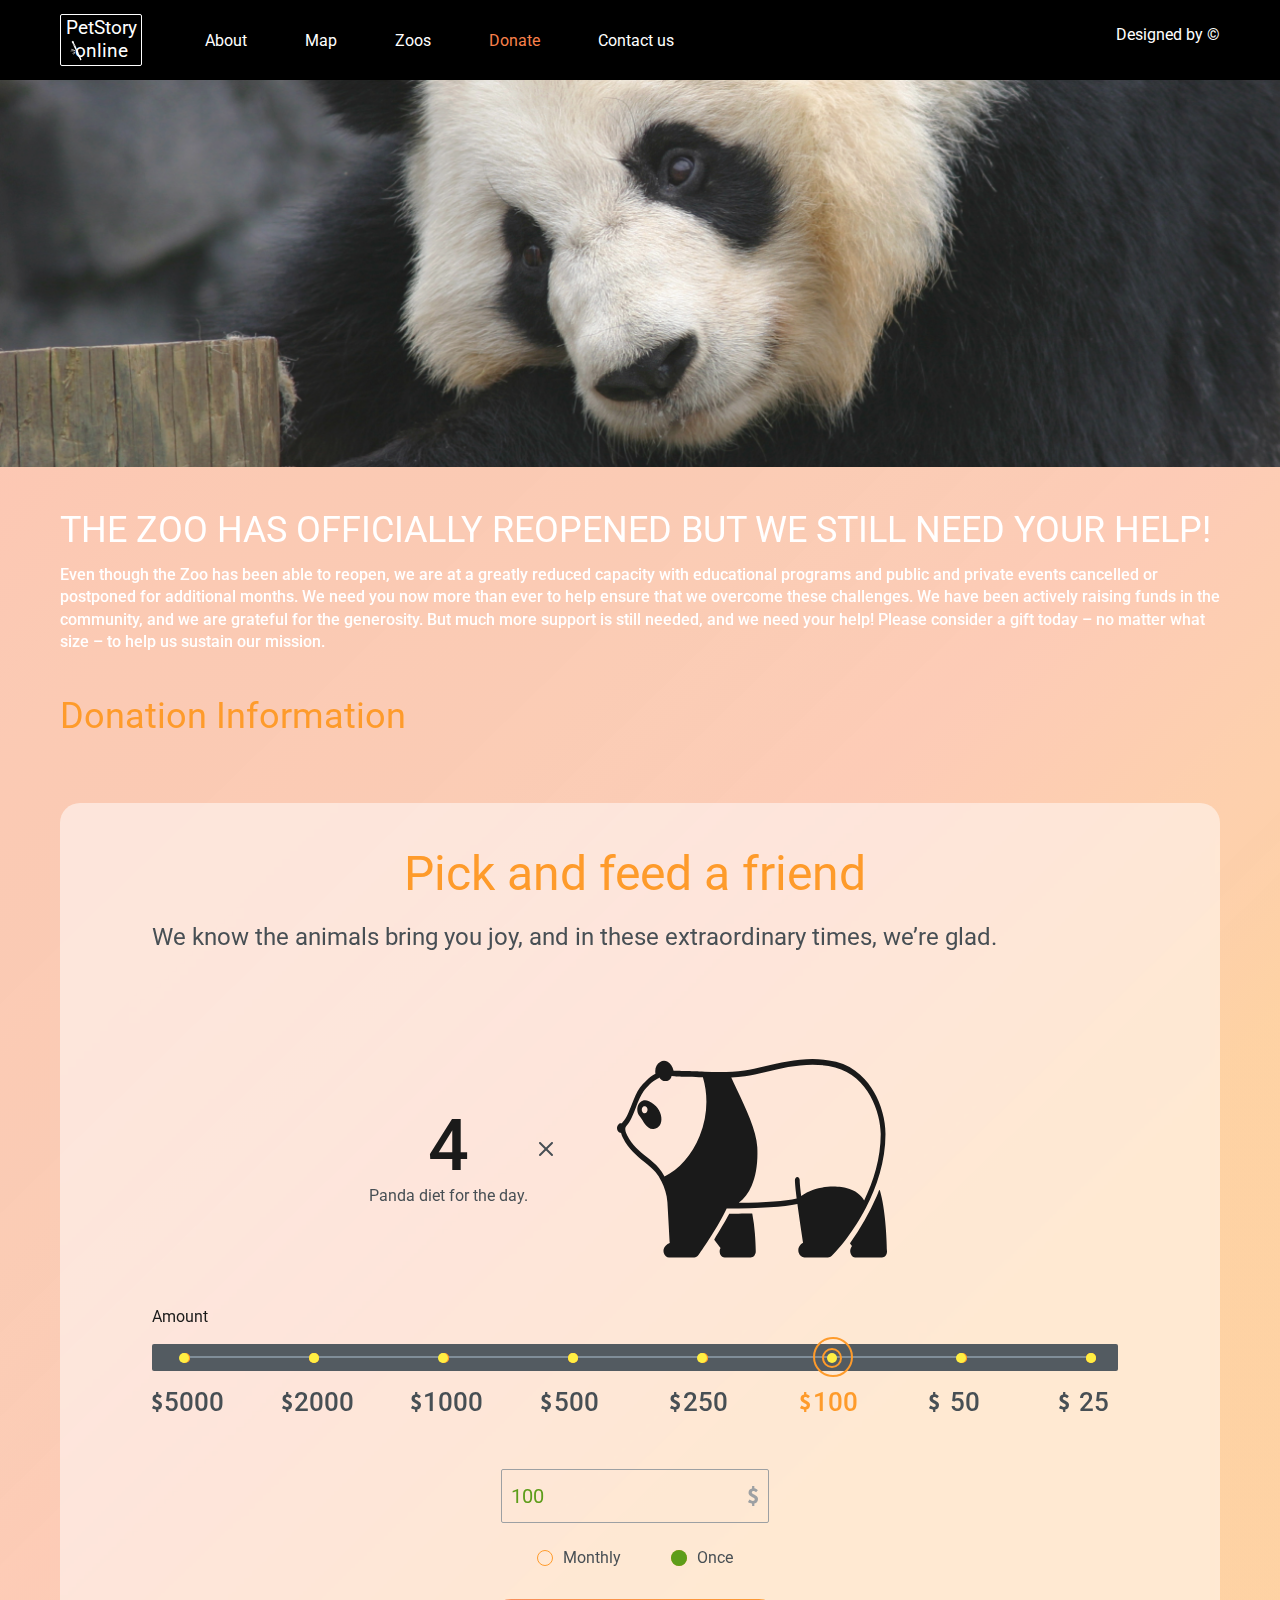
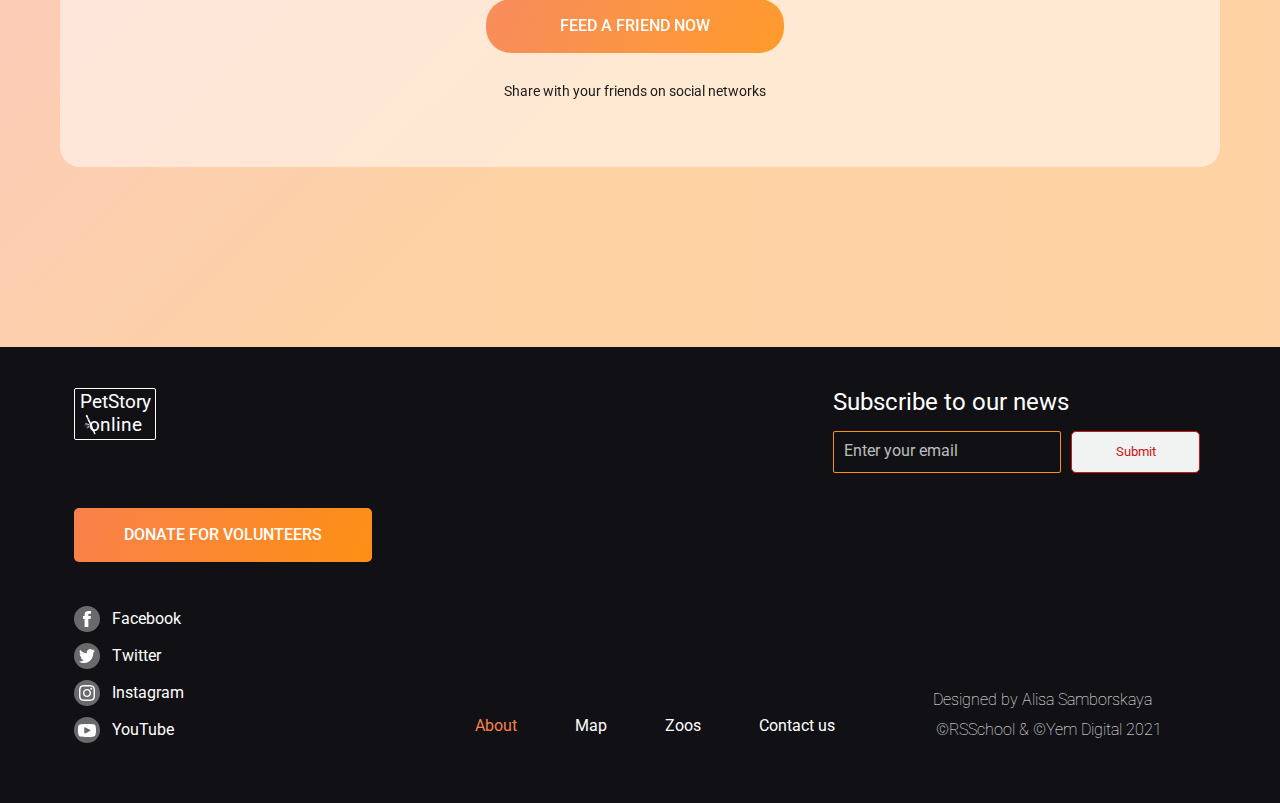
<file: pages/donate/index.html>
<!DOCTYPE html>
<html lang="en">
<head>
	<meta charset="UTF-8">
	<meta http-equiv="X-UA-Compatible" content="IE=edge">
	<meta name="viewport" content="width=device-width, initial-scale=1.0">
	<link rel="stylesheet" href="style.css">
	<title>donate</title>
</head>
<body>
<div class="main-wrapper">
	<div class="shadow">
		<header>
				<div class="header__body __container">
					<a href="../main/index.html" class="link__logo">
						<h1>PetStory online</h1>
						<img src="../../assets/icons/header/bamboo.png" alt="" class = "link__logo-img">
					</a>
					<nav class="header__body-menu menu">
						<ul class="menu__header">
							<a href="../main/index.html" class="link__logo-gold">
								<h1>PetStory online</h1>
								<img src="../../assets/icons/header/bamboo-gold.png" alt="" class = "link__logo-img-gold">
							</a>
							<li class="menu__header-nav">
								<a href="../main/index.html" class="menu__header-link"><span>About</span></a>
							</li>
							<li class="menu__header-nav">
								<a href="" class="menu__header-link"><span>Map</span></a>
							</li>
							<li class="menu__header-nav">
								<a href="" class="menu__header-link"><span>Zoos</span></a>
							</li>
							<li class="menu__header-nav">
								<a href="#" class="main__link"><span>Donate</span></a>
							</li>
							<li class="menu__header-nav">
								<a href="" class="menu__header-link"><span>Contact us</span></a>
							</li>
							<li class="menu__header-nav">
								<a href="https://www.figma.com/file/jfEFwkXVj1WRq7sUHDr8os/PetStory-online" class="menu__header-link"><span>Designed by ©</span></a>
							</li>
						</ul>
					</nav>
					<div class="burger__wrap">
						<span class = "hamburger">
							<span class="hamburger-line"></span>
						</span>
						<a href="https://www.figma.com/file/jfEFwkXVj1WRq7sUHDr8os/PetStory-online" class="header__designed">
							<span>Designed by ©</span>
						</a>
					</div>
				</div>
		</header>
		<main>
				<section class="pickfeed">
					<div class="pickfeed__background"></div>
					<div class="pickfeed__wrapper __container">
						<h2 class="pickfeed__title">THE ZOO HAS OFFICIALLY REOPENED BUT WE STILL NEED YOUR HELP!</h2>
						<p class="pickfeed__text">Even though the Zoo has been able to reopen, we are at a greatly reduced capacity with educational programs and public and private events cancelled or postponed for additional months. We need you now more than ever to help ensure that we overcome these challenges. We have been actively raising funds in the community, and we are grateful for the generosity.  But much more support is still needed, and we need your help! Please consider a gift today – no matter what size – to help us sustain our mission.</p>
						<h3 class="pickfeed__subtitle">Donation Information</h3>
						<div class="pickfeed__donate donate">
							<h2 class="donate__title">Pick and feed a friend</h2>
							<p class="donate__text">We know the animals bring you joy, and in these extraordinary times, we’re glad.</p>
							<div class="donate__panda">
								<div class="donate__panda-info">
									<p class="donate__panda-text1">4</p>
									<p class="donate__panda-text2">Panda diet for the day.</p>
								</div>
								<div class="donate__panda-img">
									<img src="../../assets/images/donate/panda.svg" alt="">
								</div>
							</div>
							<p class="donate__amount">Amount</p>
							<div class="radio__wrap-adaptive">
								<div class="donate__radio radio__main">
									<div class="radio__main-body">
										<div class="radio__main-item">
											<input type="radio" name="cost" id="cost1" class="radio__main-input">
											<label class="radio__main-label" for="cost1">5000</label>
											<span class="radio__main-span"></span>
										</div>
										<div class="radio__main-item">
											<input type="radio" name="cost" id="cost2" class="radio__main-input">
											<label class="radio__main-label" for="cost2">2000</label>
										</div>
										<div class="radio__main-item">
											<input type="radio" name="cost" id="cost3" class="radio__main-input">
											<label class="radio__main-label" for="cost3">1000</label>
										</div>
										<div class="radio__main-item">
											<input type="radio" name="cost" id="cost4" class="radio__main-input">
											<label class="radio__main-label" for="cost4">500</label>
										</div>
										<div class="radio__main-item">
											<input type="radio" name="cost" id="cost5" class="radio__main-input">
											<label class="radio__main-label" for="cost5">250</label>
										</div>
										<div class="radio__main-item">
											<input type="radio" name="cost" id="cost6" class="radio__main-input" checked>
											<label class="radio__main-label" for="cost6">100</label>
										</div>
										<div class="radio__main-item">
											<input type="radio" name="cost" id="cost7" class="radio__main-input">
											<label class="radio__main-label" for="cost7">50</label>
										</div>
										<div class="radio__main-item">
											<input type="radio" name="cost" id="cost8" class="radio__main-input">
											<label class="radio__main-label" for="cost8">25</label>
										</div>
									</div>
								</div>
							</div>
							<div class="donate__form">
									<input type="number" max="9999" class="donate__form-input" value = "100" placeholder="Another amount">
								<div class="radio__mini">
									<div class="radio__mini-wrapper radio__mini-right">
										<input type="radio" name="monthly" id="mini1" class="radio__mini-input">
										<label class="radio__label radio__label-right" for="mini1">Monthly</label>
									</div>
									<div class="radio__mini-wrapper">
										<input type="radio" name="monthly" id="mini2" class="radio__mini-input" checked>
										<label class="radio__label" for="mini2">Once</label>
									</div>
								</div>
							</div>
							<a href="#" class="donate__button button">Feed a friend now</a>
							<p class="donate__last-text">Share with your friends on social networks </p>
						</div>
					</div>
				</section>
		</main>
		<footer>
				<div class="footer">
					<div class="footer__container">
						<div class="footer__body">
							<div class="footer__body-left">
								<a href="../main/index.html" class="footer__body-logo">
									<h2>PetStory online</h2>
									<img src="../../assets/icons/header/bamboo.png" alt="" class = "link__logo-img">
								</a>
								<a href="#" class="footer__button button">donate for volunteers</a>
								<div class="footer__social">
									<a href="https://ru-ru.facebook.com/" class="footer__social-fb">
										<div class="footer__social-wrapper">
											<div class="footer__social-imgwrap">
												<img src="../../assets/icons/social/fb.svg" alt="">
											</div>
											<p>Facebook</p>
										</div>
									</a>
									<a href="https://twitter.com/?lang=ru" class="footer__social-tw">
										<div class="footer__social-wrapper">
											<div class="footer__social-imgwrap"><img src="../../assets/icons/social/tw.svg" alt=""></div>
											<p>Twitter</p>
										</div>
									</a>
									<a href="https://www.instagram.com/" class="footer__social-in">
										<div class="footer__social-wrapper">
											<div class="footer__social-imgwrap"><img src="../../assets/icons/social/inst.svg" alt=""></div>
											<p>Instagram</p>
										</div>
									</a>
									<a href="https://www.youtube.com/?hl=ru&gl=BY" class="footer__social-yt">
										<div class="footer__social-wrapper">
											<div class="footer__social-imgwrap"><img src="../../assets/icons/social/ut.svg" alt=""></div>
											<p>YouTube</p>
										</div>
									</a>
								</div>
							</div>
							<div class="footer__body-center">
								<nav class="footer__body-menu menu">
									<ul class="menu__header-f">
										<li class="menu__header-nav-f">
											<a href="#" class="main__link-f">About</a>
										</li>
										<li class="menu__header-nav-f">
											<a href="" class="menu__header-link-f"><span>Map</span></a>
										</li>
										<li class="menu__header-nav-f">
											<a href="" class="menu__header-link-f"><span>Zoos</span></a>
										</li>
										<li class="menu__header-nav-f">
											<a href="" class="menu__header-link-f"><span>Contact us</span></a>
										</li>
									</ul>
								</nav>
							</div>
							<div class="footer__body-right">
								<form action="#" class="footer__form">
									<h2 class="footer__form-title">Subscribe to our news</h2>
									<input type="email" required class="footer__form-email" placeholder="Enter your email">
									<button type="submit" class="footer__button-sumb">Submit</button>
								</form>
								<div class="footer__body-design">
									<p class="footer__body-text1">Designed by Alisa Samborskaya</p>
									<p class="footer__body-text2">©RSSchool & ©Yem Digital 2021</p>
								</div>
							</div>
						</div>
					</div>
				</div>
		</footer>
	</div>
</div>
<script src="script.js"></script>
</body>
</html>
</file>
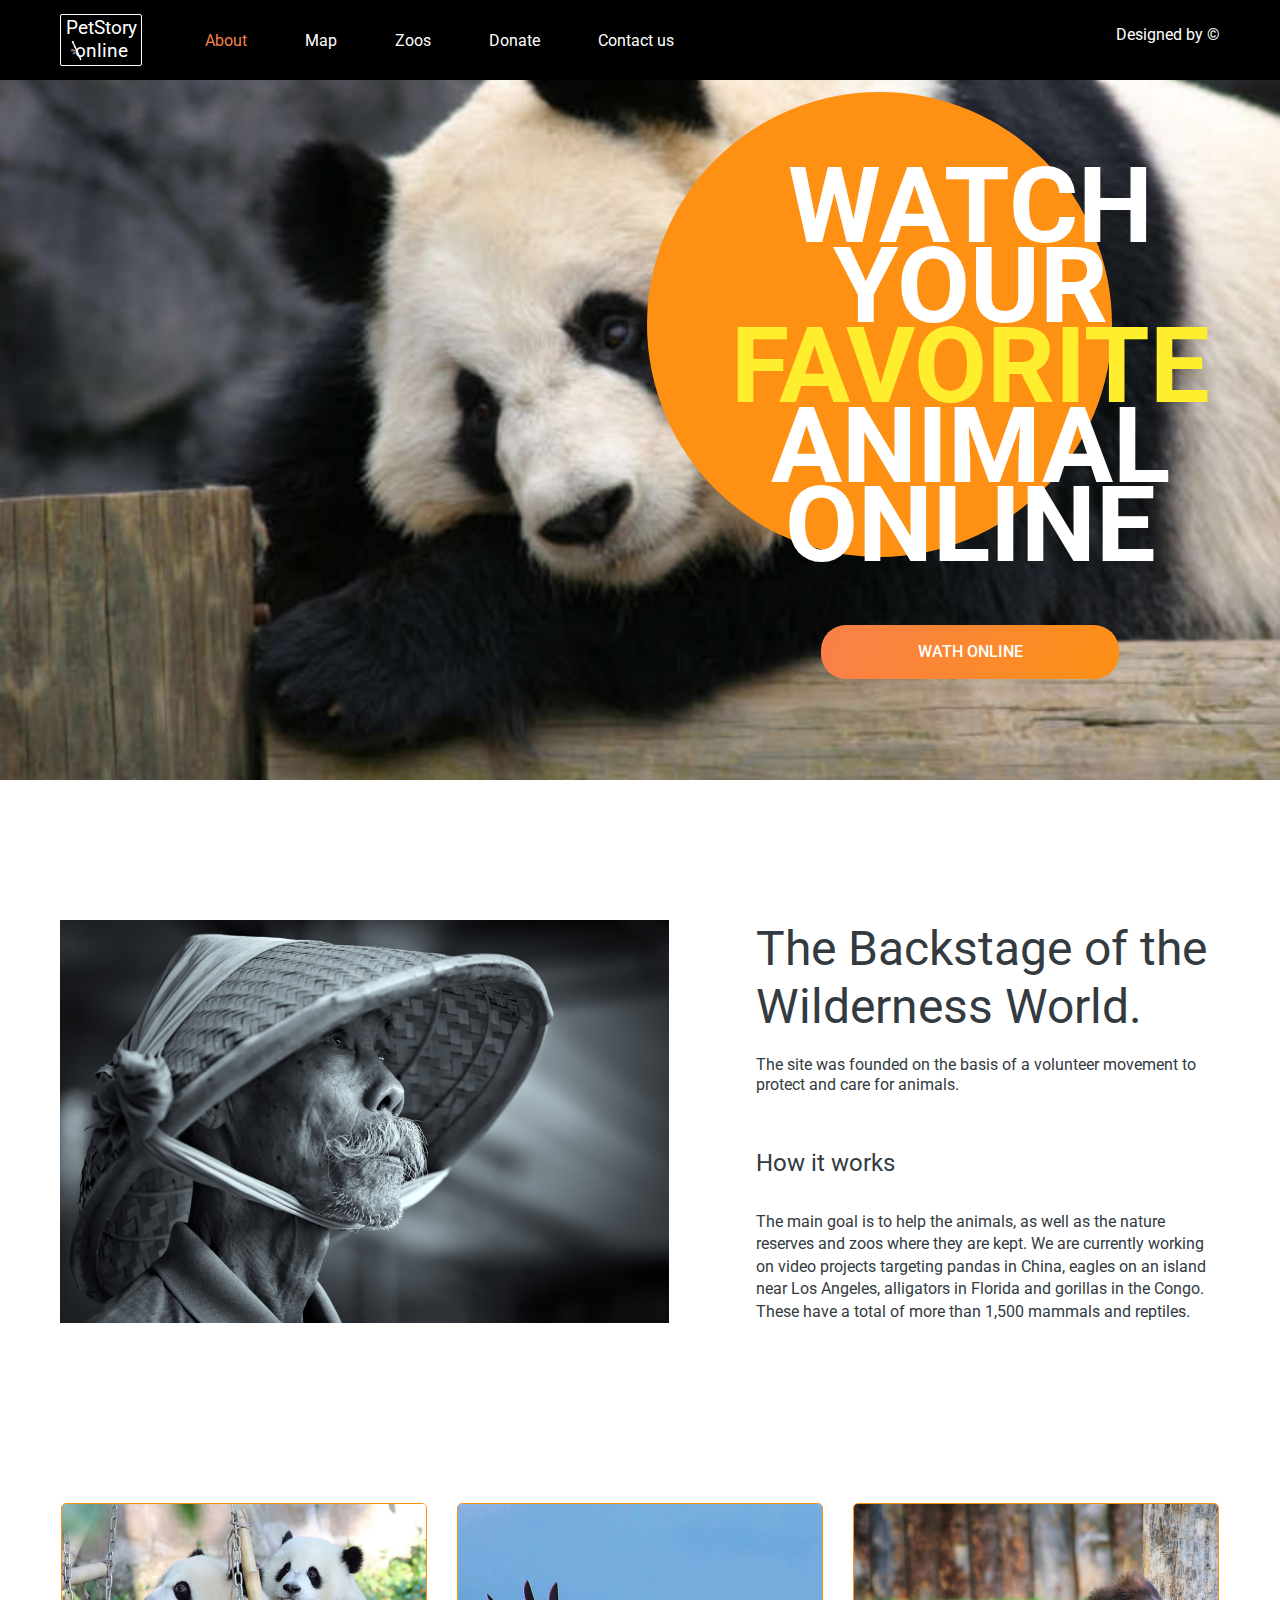
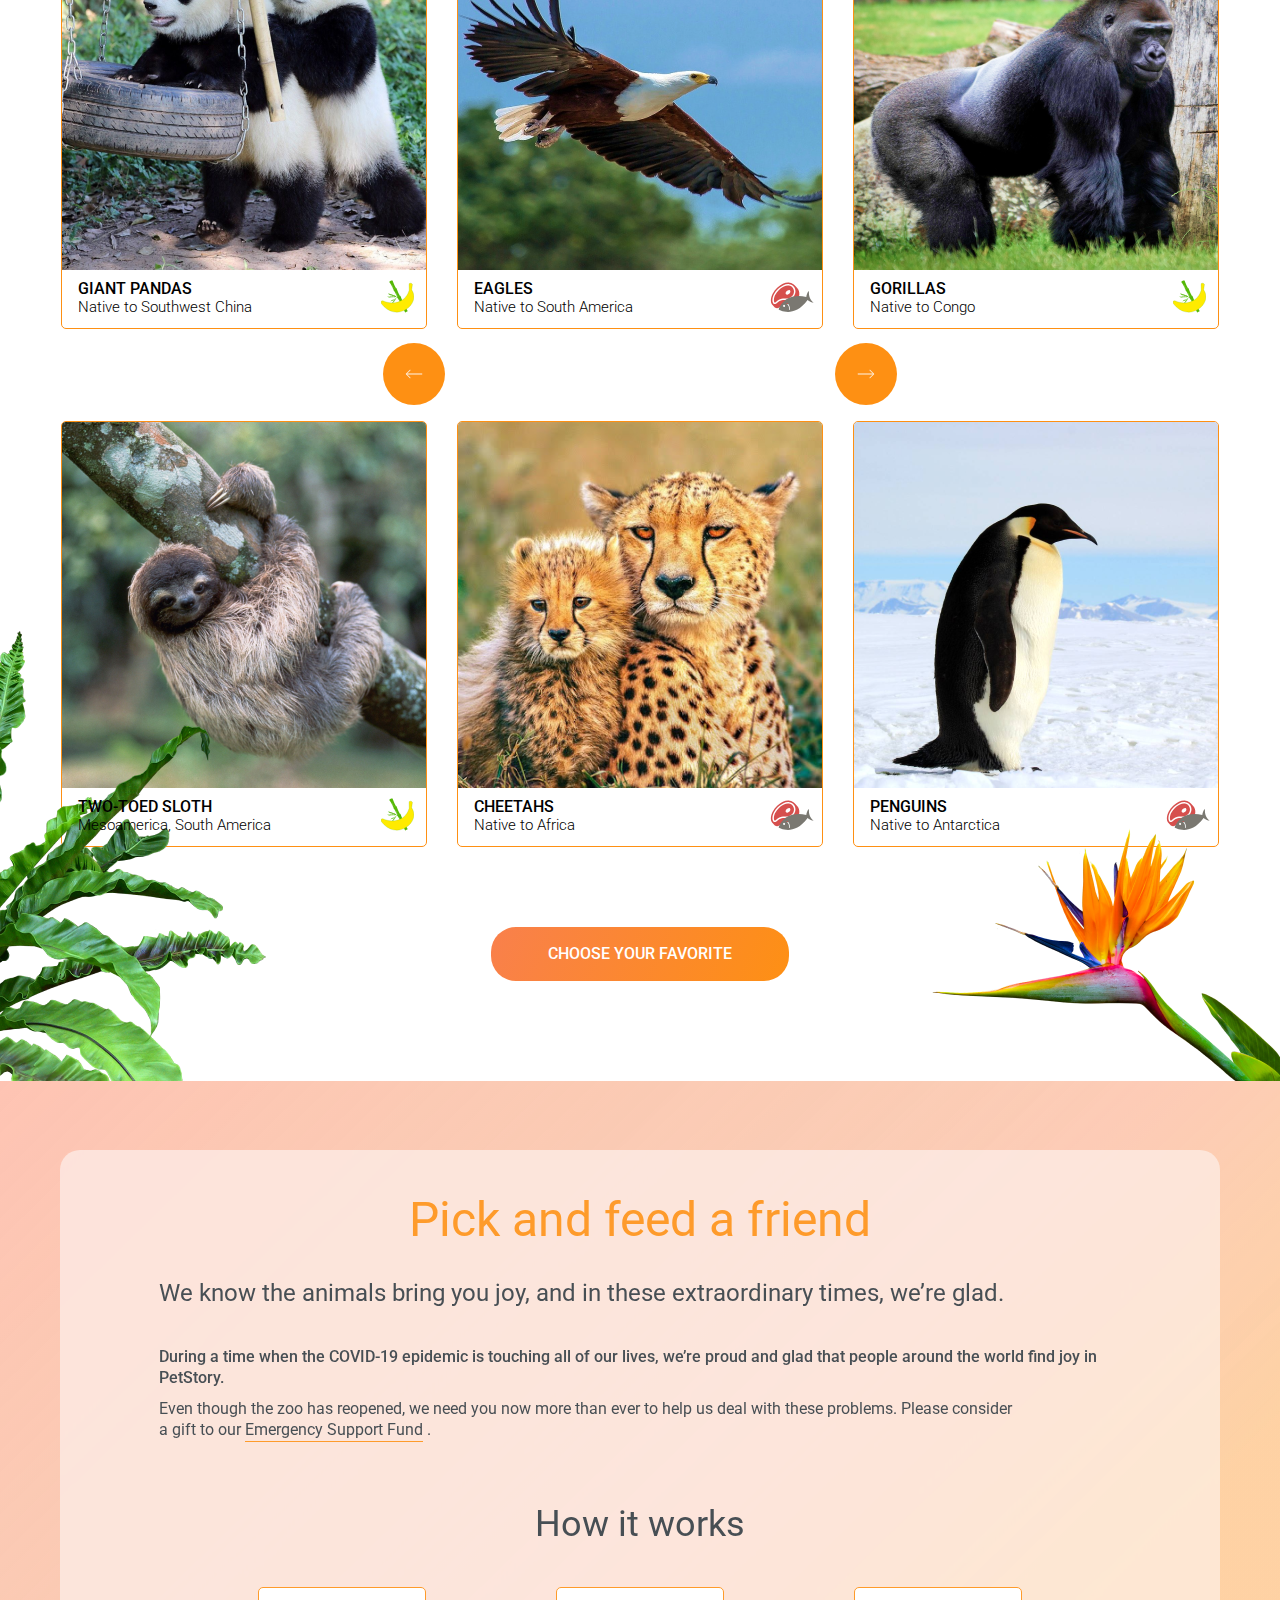
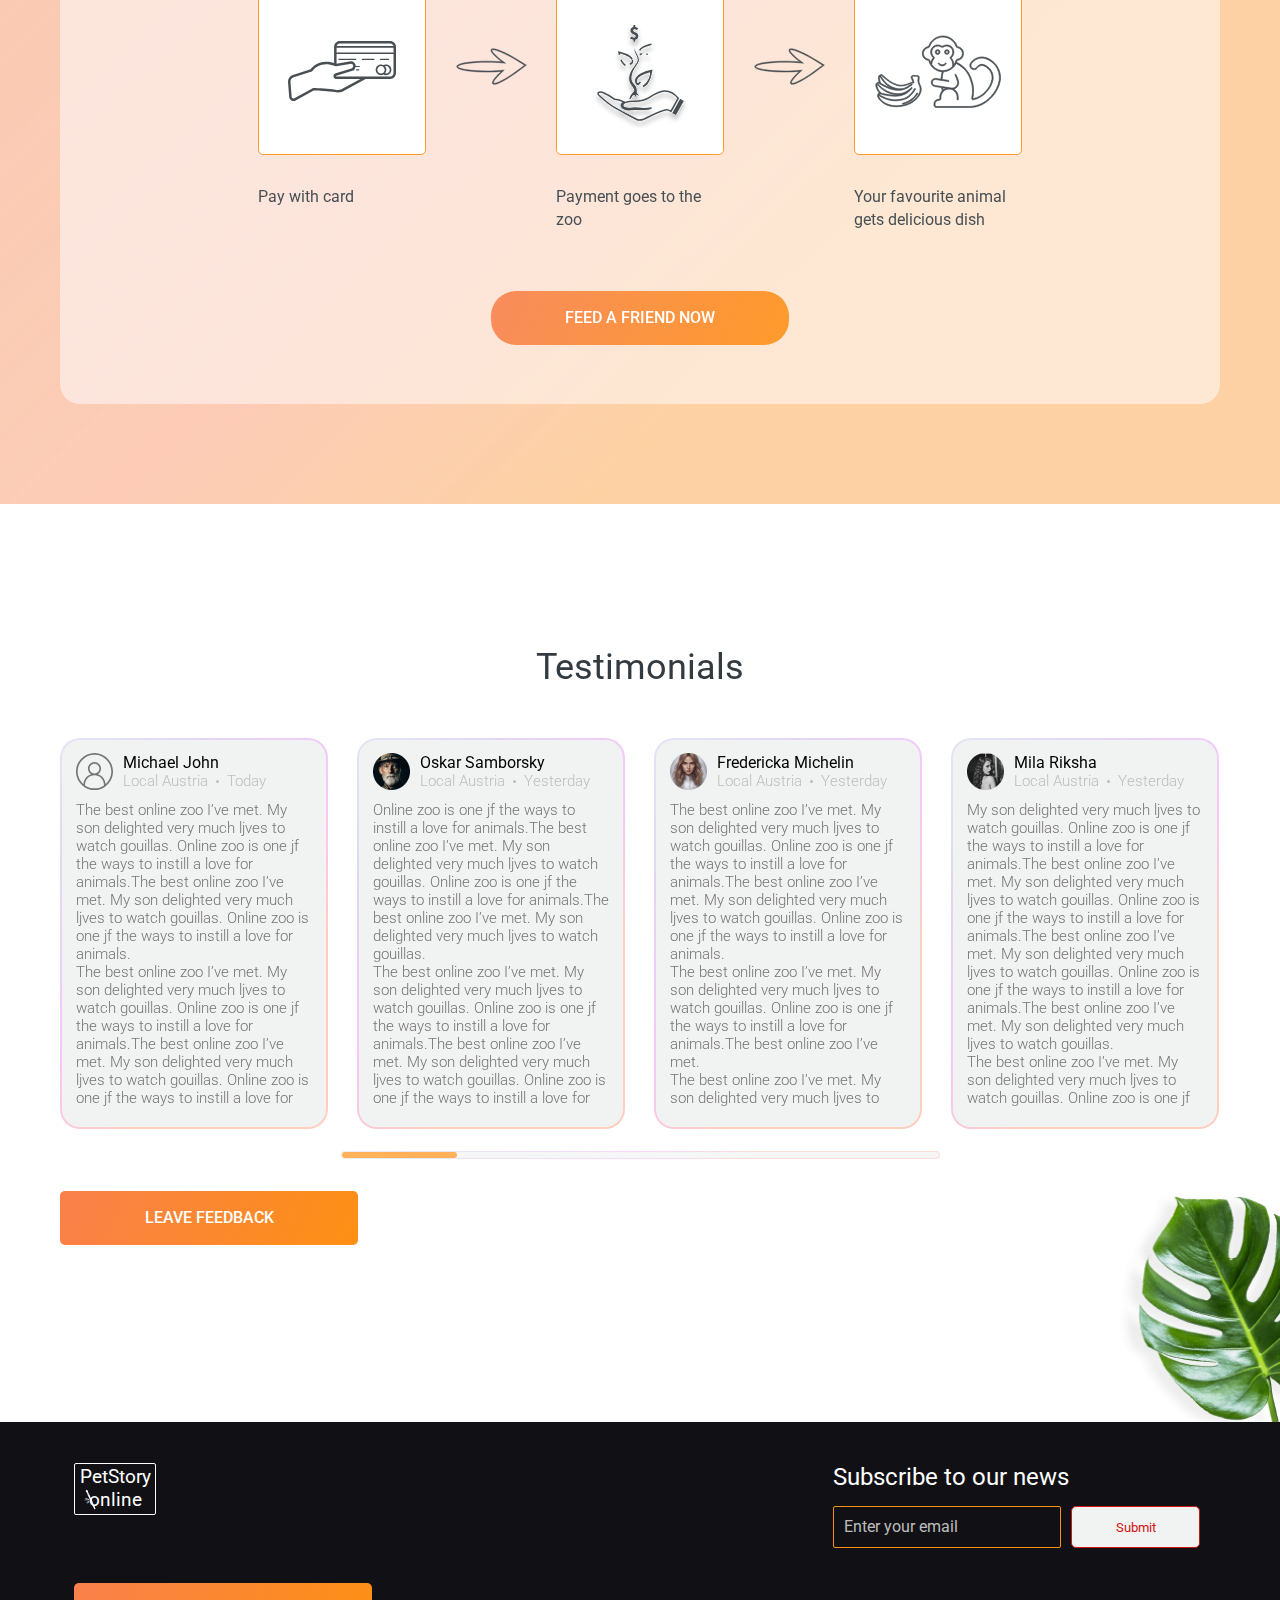
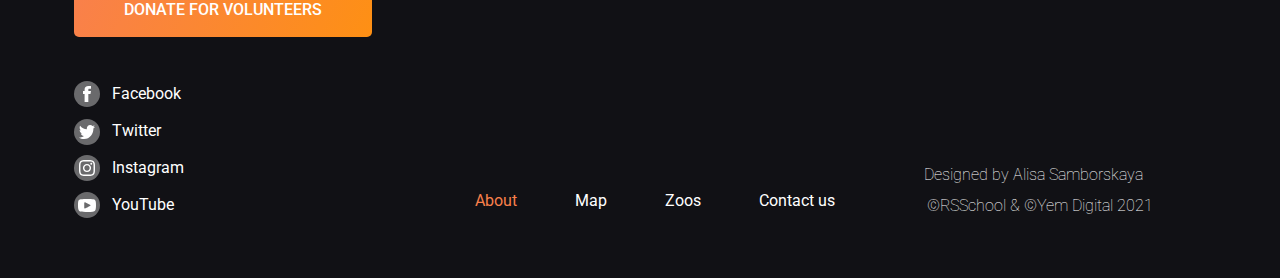
<file: pages/main/index.html>
<!DOCTYPE html>
<html lang="en">
<head>
	<meta charset="UTF-8">
	<meta http-equiv="X-UA-Compatible" content="IE=edge">
	<meta name="viewport" content="width=device-width, initial-scale=1.0">
	<link rel="stylesheet" href="style.css">
	<title>online-zoo</title>
</head>
<body>
	<div class="main-wrapper">
		<div class="shadow">
	<header>
		<div class="header__body __container">
			<a href="#" class="link__logo">
				<h1>PetStory online</h1>
				<img src="../../assets/icons/header/bamboo.png" alt="" class = "link__logo-img">
			</a>
			<nav class="header__body-menu menu">
				<ul class="menu__header">
					<a href="#" class="link__logo-gold">
						<h1>PetStory online</h1>
						<img src="../../assets/icons/header/bamboo-gold.png" alt="" class = "link__logo-img-gold">
					</a>
					<li class="menu__header-nav">
						<a href="#" class="main__link">About</a>
					</li>
					<li class="menu__header-nav">
						<a href="" class="menu__header-link"><span>Map</span></a>
					</li>
					<li class="menu__header-nav">
						<a href="" class="menu__header-link"><span>Zoos</span></a>
					</li>
					<li class="menu__header-nav">
						<a href="../donate/index.html" class="menu__header-link"><span>Donate</span></a>
					</li>
					<li class="menu__header-nav">
						<a href="" class="menu__header-link"><span>Contact us</span></a>
					</li>
					<li class="menu__header-nav">
						<a href="https://www.figma.com/file/jfEFwkXVj1WRq7sUHDr8os/PetStory-online" class="menu__header-link"><span>Designed by ©</span></a>
					</li>
				</ul>
			</nav>
			<div class="burger__wrap">
				<span class = "hamburger">
					<span class="hamburger-line"></span>
				</span>
				<a href="https://www.figma.com/file/jfEFwkXVj1WRq7sUHDr8os/PetStory-online" class="header__designed">
					<span>Designed by ©</span>
				</a>
			</div>
		</div>
	</header>
	<main>
		<section class="favorite">
			<div class="favorite__wrapper __container">
				<div class="favorite__body">
					<div class="favorite__body-text">Watch your <span>favorite</span> animal online</div>
					<a href="#" class="favorite__body-button button">wath online</a>
				</div>
			</div>
		</section>
		<section class="backstage" >
			<div class = "backstage__flow-wrapper">
				<img src="../../assets/images/section2/flower_foto1.png" alt="" class = "backstage__img">
			</div>
			<div class="backstage__wrapper __container">
				<div class="backstage__body">
					<div class="backstage__body-img">
						<img src="../../assets/images/section2/bamboo-cap.png" alt="">
					</div>
					<div class="backstage__body-text text__backstage">
						<p class="text__backstage-1">The Backstage of the Wilderness World.</p>
						<p class="text__backstage-2">The site was founded on the basis of a volunteer movement to protect and care for animals.</p>
						<p class="text__backstage-3">How it works </p>
						<p class="text__backstage-4">The main goal is to help the animals, as well as the nature reserves and zoos where they are kept. We are currently working on video projects targeting pandas in China, eagles on an island near Los Angeles, alligators in Florida and gorillas in the Congo. These have a total of more than 1,500 mammals and reptiles.</p>
					</div>
				</div>
			</div>
		</section>
		<section class="pets">
			<div class="pets__wrapper __container">
				<div class="carusel-container">
					<div class="pets__body active">
						<div class="pet__body">
							<div class="pets__image">
								<img src="../../assets/images/section3/image1.png" alt="">
							</div>
							<div class="pets__footer">
								<div class="pets__footer-info">
									<p class="pet__name">giant Pandas</p>
									<p class="pet__country">Native to Southwest China</p>
								</div>
								<div class="pets__footer-img pets__footer-banan">
									<img src="../../assets/icons/section3/banana-bamboo_icon.svg" alt="">
								</div>
							</div>
						</div>
						<div class="pet__body">
							<div class="pets__image">
								<img src="../../assets/images/section3/image2.png" alt="">
							</div>
							<div class="pets__footer">
								<div class="pets__footer-info">
									<p class="pet__name">Eagles</p>
									<p class="pet__country">Native to South America</p>
								</div>
								<div class="pets__footer-img pets__footer-meat">
									<img src="../../assets/icons/section3/meet-fish_icon.svg" alt="">
								</div>
							</div>
						</div>
						<div class="pet__body">
							<div class="pets__image">
								<img src="../../assets/images/section3/image3.png" alt="">
							</div>
							<div class="pets__footer">
								<div class="pets__footer-info">
									<p class="pet__name">Gorillas</p>
									<p class="pet__country">Native to Congo</p>
								</div>
								<div class="pets__footer-img pets__footer-banan">
									<img src="../../assets/icons/section3/banana-bamboo_icon.svg" alt="">
								</div>
							</div>
						</div>
						<div class="pet__body">
							<div class="pets__image">
								<img src="../../assets/images/section3/image4.png" alt="">
							</div>
							<div class="pets__footer">
								<div class="pets__footer-info">
									<p class="pet__name">Two-toed Sloth</p>
									<p class="pet__country">Mesoamerica, South America</p>
								</div>
								<div class="pets__footer-img pets__footer-banan">
									<img src="../../assets/icons/section3/banana-bamboo_icon.svg" alt="">
								</div>
							</div>
						</div>
						<div class="pet__body">
							<div class="pets__image">
								<img src="../../assets/images/section3/image5.png" alt="">
							</div>
							<div class="pets__footer">
								<div class="pets__footer-info">
									<p class="pet__name">cheetahs</p>
									<p class="pet__country">Native to Africa</p>
								</div>
								<div class="pets__footer-img pets__footer-meat">
									<img src="../../assets/icons/section3/meet-fish_icon.svg" alt="">
								</div>
							</div>
						</div>
						<div class="pet__body">
							<div class="pets__image">
								<img src="../../assets/images/section3/image6.png" alt="">
							</div>
							<div class="pets__footer">
								<div class="pets__footer-info">
									<p class="pet__name">Penguins</p>
									<p class="pet__country">Native to Antarctica</p>
								</div>
								<div class="pets__footer-img pets__footer-meat">
									<img src="../../assets/icons/section3/meet-fish_icon.svg" alt="">
								</div>
							</div>
						</div>
					</div>
					<div class="pets__body ">
						<div class="pet__body">
							<div class="pets__image">
								<img src="../../assets/images/section3/morePets/7.jpg" alt="">
							</div>
							<div class="pets__footer">
								<div class="pets__footer-info">
									<p class="pet__name">Lunx</p>
									<p class="pet__country">Russia</p>
								</div>
								<div class="pets__footer-img pets__footer-meat">
									<img src="../../assets/icons/section3/meet-fish_icon.svg" alt="">
								</div>
							</div>
						</div>
						<div class="pet__body">
							<div class="pets__image">
								<img src="../../assets/images/section3/morePets/8.jpg" alt="">
							</div>
							<div class="pets__footer">
								<div class="pets__footer-info">
									<p class="pet__name">Hippopotamus</p>
									<p class="pet__country">South Africa</p>
								</div>
								<div class="pets__footer-img pets__footer-banan">
									<img src="../../assets/icons/section3/banana-bamboo_icon.svg" alt="">
								</div>
							</div>
						</div>
						<div class="pet__body">
							<div class="pets__image">
								<img src="../../assets/images/section3/morePets/9.jpg" alt="">
							</div>
							<div class="pets__footer">
								<div class="pets__footer-info">
									<p class="pet__name">hyena</p>
									<p class="pet__country">Africa</p>
								</div>
								<div class="pets__footer-img pets__footer-meat">
									<img src="../../assets/icons/section3/meet-fish_icon.svg" alt="">
								</div>
							</div>
						</div>
						<div class="pet__body">
							<div class="pets__image">
								<img src="../../assets/images/section3/morePets/10.jpg" alt="">
							</div>
							<div class="pets__footer">
								<div class="pets__footer-info">
									<p class="pet__name">elk</p>
									<p class="pet__country">Canada</p>
								</div>
								<div class="pets__footer-img pets__footer-banan">
									<img src="../../assets/icons/section3/banana-bamboo_icon.svg" alt="">
								</div>
							</div>
						</div>
						<div class="pet__body">
							<div class="pets__image">
								<img src="../../assets/images/section3/morePets/11.jpg" alt="">
							</div>
							<div class="pets__footer">
								<div class="pets__footer-info">
									<p class="pet__name">beaver</p>
									<p class="pet__country">Europe</p>
								</div>
								<div class="pets__footer-img pets__footer-banan">
									<img src="../../assets/icons/section3/banana-bamboo_icon.svg" alt="">
								</div>
							</div>
						</div>
						<div class="pet__body">
							<div class="pets__image">
								<img src="../../assets/images/section3/morePets/12.jpg" alt="">
							</div>
							<div class="pets__footer">
								<div class="pets__footer-info">
									<p class="pet__name">titmouse</p>
									<p class="pet__country">Europe</p>
								</div>
								<div class="pets__footer-img pets__footer-banan">
									<img src="../../assets/icons/section3/banana-bamboo_icon.svg" alt="">
								</div>
							</div>
						</div>
					</div>
					<div class="pets__body">
						<div class="pet__body">
							<div class="pets__image">
								<img src="../../assets/images/section3/morePets/13.jpg" alt="">
							</div>
							<div class="pets__footer">
								<div class="pets__footer-info">
									<p class="pet__name">monitor lizard</p>
									<p class="pet__country">Australia</p>
								</div>
								<div class="pets__footer-img pets__footer-meat">
									<img src="../../assets/icons/section3/meet-fish_icon.svg" alt="">
								</div>
							</div>
						</div>
						<div class="pet__body">
							<div class="pets__image">
								<img src="../../assets/images/section3/morePets/14.jpg" alt="">
							</div>
							<div class="pets__footer">
								<div class="pets__footer-info">
									<p class="pet__name">vole</p>
									<p class="pet__country">Europe</p>
								</div>
								<div class="pets__footer-img pets__footer-banan">
									<img src="../../assets/icons/section3/banana-bamboo_icon.svg" alt="">
								</div>
							</div>
						</div>
						<div class="pet__body">
							<div class="pets__image">
								<img src="../../assets/images/section3/morePets/15.jpg" alt="">
							</div>
							<div class="pets__footer">
								<div class="pets__footer-info">
									<p class="pet__name">mole</p>
									<p class="pet__country">Europe</p>
								</div>
								<div class="pets__footer-img pets__footer-banan">
									<img src="../../assets/icons/section3/banana-bamboo_icon.svg" alt="">
								</div>
							</div>
						</div>
						<div class="pet__body">
							<div class="pets__image">
								<img src="../../assets/images/section3/morePets/16.jpg" alt="">
							</div>
							<div class="pets__footer">
								<div class="pets__footer-info">
									<p class="pet__name">rhinoceros</p>
									<p class="pet__country">North Africa</p>
								</div>
								<div class="pets__footer-img pets__footer-banan">
									<img src="../../assets/icons/section3/banana-bamboo_icon.svg" alt="">
								</div>
							</div>
						</div>
						<div class="pet__body">
							<div class="pets__image">
								<img src="../../assets/images/section3/morePets/17.jpg" alt="">
							</div>
							<div class="pets__footer">
								<div class="pets__footer-info">
									<p class="pet__name">crocodile</p>
									<p class="pet__country">North Africa</p>
								</div>
								<div class="pets__footer-img pets__footer-meat">
									<img src="../../assets/icons/section3/meet-fish_icon.svg" alt="">
								</div>
							</div>
						</div>
						<div class="pet__body">
							<div class="pets__image">
								<img src="../../assets/images/section3/morePets/18.jpg" alt="">
							</div>
							<div class="pets__footer">
								<div class="pets__footer-info">
									<p class="pet__name">porcupine</p>
									<p class="pet__country">Australia</p>
								</div>
								<div class="pets__footer-img pets__footer-banan">
									<img src="../../assets/icons/section3/banana-bamboo_icon.svg" alt="">
								</div>
							</div>
						</div>
					</div>
					<div class="pets__body">
						<div class="pet__body">
							<div class="pets__image">
								<img src="../../assets/images/section3/morePets/19.jpg" alt="">
							</div>
							<div class="pets__footer">
								<div class="pets__footer-info">
									<p class="pet__name">giraffe</p>
									<p class="pet__country">Africa</p>
								</div>
								<div class="pets__footer-img pets__footer-banan">
									<img src="../../assets/icons/section3/banana-bamboo_icon.svg" alt="">
								</div>
							</div>
						</div>
						<div class="pet__body">
							<div class="pets__image">
								<img src="../../assets/images/section3/morePets/20.jpg" alt="">
							</div>
							<div class="pets__footer">
								<div class="pets__footer-info">
									<p class="pet__name">shark</p>
									<p class="pet__country">World</p>
								</div>
								<div class="pets__footer-img pets__footer-meat">
									<img src="../../assets/icons/section3/meet-fish_icon.svg" alt="">
								</div>
							</div>
						</div>
						<div class="pet__body">
							<div class="pets__image">
								<img src="../../assets/images/section3/morePets/21.jpg" alt="">
							</div>
							<div class="pets__footer">
								<div class="pets__footer-info">
									<p class="pet__name">boar</p>
									<p class="pet__country">Russia</p>
								</div>
								<div class="pets__footer-img pets__footer-banan">
									<img src="../../assets/icons/section3/banana-bamboo_icon.svg" alt="">
								</div>
							</div>
						</div>
						<div class="pet__body">
							<div class="pets__image">
								<img src="../../assets/images/section3/morePets/22.jpg" alt="">
							</div>
							<div class="pets__footer">
								<div class="pets__footer-info">
									<p class="pet__name">bison</p>
									<p class="pet__country">Belarus</p>
								</div>
								<div class="pets__footer-img pets__footer-banan">
									<img src="../../assets/icons/section3/banana-bamboo_icon.svg" alt="">
								</div>
							</div>
						</div>
						<div class="pet__body">
							<div class="pets__image">
								<img src="../../assets/images/section3/morePets/23.jpg" alt="">
							</div>
							<div class="pets__footer">
								<div class="pets__footer-info">
									<p class="pet__name">bear</p>
									<p class="pet__country">Europe</p>
								</div>
								<div class="pets__footer-img pets__footer-meat">
									<img src="../../assets/icons/section3/meet-fish_icon.svg" alt="">
								</div>
							</div>
						</div>
						<div class="pet__body">
							<div class="pets__image">
								<img src="../../assets/images/section3/morePets/24.jpg" alt="">
							</div>
							<div class="pets__footer">
								<div class="pets__footer-info">
									<p class="pet__name">hedgehog</p>
									<p class="pet__country">World</p>
								</div>
								<div class="pets__footer-img pets__footer-banan">
									<img src="../../assets/icons/section3/banana-bamboo_icon.svg" alt="">
								</div>
							</div>
						</div>
					</div>
				</div>
				<div class="pets__arrow-left">
					<img src="../../assets/icons/section3/arrow-left.svg" alt="">
				</div> 
				<div class="pets__arrow-right">
					<img src="../../assets/icons/section3/arrow-right.svg" alt="">
				</div> 
				<a class="pets_button button">choose your favorite</a>
			</div>
			<div class ="pet__flower-wrapper-1">
				<img class="pet__flower-left" src="../../assets/images/section3/flower-left.png" alt="">
			</div>
			<div class="pet__flower-wrapper-2">
				<img class="pet__flower-right" src="../../assets/images/section3/flower-right.png" alt="">
			</div>
		</section>
		<section class="pickfeed">
			<div class="pickfeed__main-wrapper __container">
				<div class="pickfeed__wrapper">
					<div class="pickfeed__body">
						<div class="info__pickfeed-title">Pick and feed a friend</div>
						<div class="pickfeed__body-info info__pickfeed">
							<div class="info__pickfeed-subtitle">We know the animals bring you joy, and in these extraordinary times, we’re glad.</div>
							<div class="info__pickfeed-text">During a time when the COVID-19 epidemic is touching all of our lives, we’re proud and glad that people around the world find joy in PetStory.</div>
							<div class="info__pickfeed-subtext">Even though the zoo has reopened, we need you now more than ever to help us deal with these problems. Please consider a gift to our <a href="../donate/index.html">Emergency Support Fund</a> .</div>
						</div>
						<div class="info__pickfeed-main">How it works</div>
						<div class="pickfeed__body-works works__pickfeed">
							<div class="works__pickfeed-body works__pickfeed-body-arrow">
								<div class="works__pickfeed-img"><img src="../../assets/icons/section4/pay.svg" alt=""></div>
								<div class="works__pickfeed-footer">Pay with card</div>
							</div>
							<div class="works__pickfeed-arrow"><img src="../../assets/icons/section4/arrow.svg" alt=""></div>
							<div class="works__pickfeed-body works__pickfeed-body-arrow">
								<div class="works__pickfeed-img works__pickfeed-imgcenter"><img src="../../assets/icons/section4/zoo.svg" alt=""></div>
								<div class="works__pickfeed-footer">Payment goes to the<br> zoo</div>
							</div>
							<div class="works__pickfeed-arrow"><img src="../../assets/icons/section4/arrow.svg" alt=""></div>
							<div class="works__pickfeed-body">
								<div class="works__pickfeed-img"><img src="../../assets/icons/section4/monkey.svg" alt=""></div>
								<div class="works__pickfeed-footer">Your favourite animal<br> gets delicious dish</div>
							</div>
						</div>
						<a href="#" class="pickfeed__body-button button">Feed a friend now</a>
					</div>
				</div>
			</div>
		</section>
		<section class="testimonials">
			<div class="testimonials__wrapper __container">
				<div class="testimonials__body">
					<h2 class="testimonials__body-title">Testimonials</h2>
					<div class="testimonials__body-slider slider__testimonials">
						<div class="slider__testimonials-row">
							<div class="column__slider" id="col-width">
								<div class="column__slider-cross">
									<img class = "cross-mark" src="../../assets/icons/section5/x_icon.svg" alt="">
								</div>
								<div class="column__slider-header">
									<div class="column__slider-left">
										<img src="../../assets/icons/section5/icon1.svg" alt="">
									</div>
									<div class="column__slider-right">
										<p class="column__slider-text1">Michael John</p>
										<p class="column__slider-text2">Local Austria<span></span>Today</p>
									</div>
								</div>
								<div class="column__slider-footer">
									<p class="column__slider-text3">The best online zoo I’ve met. My son delighted very much ljves to watch gouillas. Online zoo is one jf the ways to instill a love for animals.The best online zoo I’ve met. My son delighted very much ljves to watch gouillas. Online zoo is one jf the ways to instill a love for animals.<br> The best online zoo I’ve met. My son delighted very much ljves to watch gouillas. Online zoo is one jf the ways to instill a love for animals.The best online zoo I’ve met. My son delighted very much ljves to watch gouillas. Online zoo is one jf the ways to instill a love for animals.
										</p>
								</div>
							</div>
							<div class="column__slider">
								<div class="column__slider-cross">
									<img class = "cross-mark" src="../../assets/icons/section5/x_icon.svg" alt="">
								</div>
								<div class="column__slider-header">
									<div class="column__slider-left">
										<img src="../../assets/icons/section5/icon2.png" alt="">
									</div>
									<div class="column__slider-right">
										<p class="column__slider-text1">Oskar Samborsky</p>
										<p class="column__slider-text2">Local Austria<span></span>Yesterday</p>
									</div>
								</div>
								<div class="column__slider-footer">
									<p class="column__slider-text3">
										Online zoo is one jf the ways to instill a love for animals.The best online zoo I’ve met. My son delighted very much ljves to watch gouillas. Online zoo is one jf the ways to instill a love for animals.The best online zoo I’ve met. My son delighted very much ljves to watch gouillas.<br> 
The best online zoo I’ve met. My son delighted very much ljves to watch gouillas. Online zoo is one jf the ways to instill a love for animals.The best online zoo I’ve met. My son delighted very much ljves to watch gouillas. Online zoo is one jf the ways to instill a love for animals.
The best online zoo I’ve met. My son delighted very much ljves to watch gouillas. Online zoo is one jf the ways to instill a love for animals.The best online zoo I’ve met. My son delighted very much ljves to watch gouillas. Online zoo is one jf the ways to instill a love for animals.

									</p>
								</div>
							</div>
							<div class="column__slider">
								<div class="column__slider-cross">
									<img class = "cross-mark" src="../../assets/icons/section5/x_icon.svg" alt="">
								</div>
								<div class="column__slider-header">
									<div class="column__slider-left">
										<img src="../../assets/icons/section5/icon3.png" alt="">
									</div>
									<div class="column__slider-right">
										<p class="column__slider-text1">Fredericka Michelin</p>
										<p class="column__slider-text2">Local Austria<span></span>Yesterday</p>
									</div>
								</div>
								<div class="column__slider-footer">
									<p class="column__slider-text3">
										The best online zoo I’ve met. My son delighted very much ljves to watch gouillas. Online zoo is one jf the ways to instill a love for animals.The best online zoo I’ve met. My son delighted very much ljves to watch gouillas. Online zoo is one jf the ways to instill a love for animals.<br>
The best online zoo I’ve met. My son delighted very much ljves to watch gouillas. Online zoo is one jf the ways to instill a love for animals.The best online zoo I’ve met.<br>
The best online zoo I’ve met. My son delighted very much ljves to watch gouillas. Online zoo is one jf the ways to instill a love for animals.The best online zoo I’ve met. My son delighted very much ljves to watch gouillas. Online zoo is one jf the ways to instill a love for animals.

									</p>
								</div>
							</div>
							<div class="column__slider">
								<div class="column__slider-cross">
									<img class = "cross-mark" src="../../assets/icons/section5/x_icon.svg" alt="">
								</div>
								<div class="column__slider-header">
									<div class="column__slider-left">
										<img src="../../assets/icons/section5/icon4.png" alt="">
									</div>
									<div class="column__slider-right">
										<p class="column__slider-text1">Mila Riksha</p>
										<p class="column__slider-text2">Local Austria<span></span>Yesterday</p>
									</div>
								</div>
								<div class="column__slider-footer">
									<p class="column__slider-text3">My son delighted very much ljves to watch gouillas. Online zoo is one jf the ways to instill a love for animals.The best online zoo I’ve met. My son delighted very much ljves to watch gouillas. Online zoo is one jf the ways to instill a love for animals.The best online zoo I’ve met. My son delighted very much ljves to watch gouillas. Online zoo is one jf the ways to instill a love for animals.The best online zoo I’ve met. My son delighted very much ljves to watch gouillas.<br>	
										The best online zoo I’ve met. My son delighted very much ljves to watch gouillas. Online zoo is one jf the ways to instill a love for animals.The best online zoo I’ve met. My son delighted very much ljves to watch gouillas. Online zoo is one jf the ways to instill a love for animals.
										</p>
								</div>
							</div>
							<div class="column__slider">
								<div class="column__slider-cross">
									<img class = "cross-mark" src="../../assets/icons/section5/x_icon.svg" alt="">
								</div>
								<div class="column__slider-header">
									<div class="column__slider-left">
										<img src="../../assets/icons/section5/icon1.svg" alt="">
									</div>
									<div class="column__slider-right">
										<p class="column__slider-text1">David Vilnevski</p>
										<p class="column__slider-text2">Local Austria<span></span>Today</p>
									</div>
								</div>
								<div class="column__slider-footer">
									<p class="column__slider-text3">
										Lorem ipsum dolor sit amet consectetur adipisicing elit. Temporibus neque cumque iste illo autem quas, asperiores excepturi ex placeat voluptatem culpa nihil, sapiente necessitatibus recusandae ipsum expedita amet? Tempora, distinctio? <br> Lorem ipsum dolor sit, amet consectetur adipisicing elit. Ducimus, neque, cumque aut molestiae necessitatibus tempora esse velit corporis dolorum molestias autem nihil vel maxime voluptas magni laboriosam. Dolores, voluptatem accusantium?
										</p>
								</div>
							</div>
							<div class="column__slider">
								<div class="column__slider-cross">
									<img class = "cross-mark" src="../../assets/icons/section5/x_icon.svg" alt="">
								</div>
								<div class="column__slider-header">
									<div class="column__slider-left">
										<img src="../../assets/icons/section5/icon2.png" alt="">
									</div>
									<div class="column__slider-right">
										<p class="column__slider-text1">King Clown</p>
										<p class="column__slider-text2">Local Austria<span></span>Yesterday</p>
									</div>
								</div>
								<div class="column__slider-footer">
									<p class="column__slider-text3">
										Замученый дорогой,Я выбился из сил,И в доме лесника Я,Ночлега попросил,С улыбкой добродушной,Старик меня впустил,И жестом дружелюбным,На ужин пригласил.Будь как дома Путник,Я ни в чём не откажу,Я ни в чём не откажу,Я ни в чём не откажу,Хей!Множество историйКоль желаешь расскажу,Коль желаешь расскажу,Коль желаешь расскажу.

									</p>
								</div>
							</div>
							<div class="column__slider">
								<div class="column__slider-cross">
									<img class = "cross-mark" src="../../assets/icons/section5/x_icon.svg" alt="">
								</div>
								<div class="column__slider-header">
									<div class="column__slider-left">
										<img src="../../assets/icons/section5/icon3.png" alt="">
									</div>
									<div class="column__slider-right">
										<p class="column__slider-text1">Victor Coi</p>
										<p class="column__slider-text2">Local Austria<span></span>Yesterday</p>
									</div>
								</div>
								<div class="column__slider-footer">
									<p class="column__slider-text3">
										Пустынной улицей вдвоём с тобой куда-то мы идём,
										И я курю, а ты конфеты ешь.
										И светят фонари давно, ты говоришь: "Пойдём в кино",
										А я тебя зову в кабак, конечно.
										М м м м, восьмиклассница.
										М м м м
										Ты говоришь, что у тебя по географии трояк,
										А мне на это просто наплевать.
										Ты говоришь, из-за тебя там кто-то получил синяк,
										Многозначительно молчу, и дальше мы идём гулять.
									</p>
								</div>
							</div>
							<div class="column__slider">
								<div class="column__slider-cross">
									<img class = "cross-mark" src="../../assets/icons/section5/x_icon.svg" alt="">
								</div>
								<div class="column__slider-header">
									<div class="column__slider-left">
										<img src="../../assets/icons/section5/icon4.png" alt="">
									</div>
									<div class="column__slider-right">
										<p class="column__slider-text1">Mila Riksha</p>
										<p class="column__slider-text2">Local Austria<span></span>Yesterday</p>
									</div>
								</div>
								<div class="column__slider-footer">
									<p class="column__slider-text3">My son delighted very much ljves to watch gouillas. Online zoo is one jf the ways to instill a love for animals.The best online zoo I’ve met. My son delighted very much ljves to watch gouillas. Online zoo is one jf the ways to instill a love for animals.The best online zoo I’ve met. My son delighted very much ljves to watch gouillas. Online zoo is one jf the ways to instill a love for animals.The best online zoo I’ve met. My son delighted very much ljves to watch gouillas.<br>	
										The best online zoo I’ve met. My son delighted very much ljves to watch gouillas. Online zoo is one jf the ways to instill a love for animals.The best online zoo I’ve met. My son delighted very much ljves to watch gouillas. Online zoo is one jf the ways to instill a love for animals.
										</p>
								</div>
							</div>
							<div class="column__slider">
								<div class="column__slider-cross">
									<img class = "cross-mark" src="../../assets/icons/section5/x_icon.svg" alt="">
								</div>
								<div class="column__slider-header">
									<div class="column__slider-left">
										<img src="../../assets/icons/section5/icon2.png" alt="">
									</div>
									<div class="column__slider-right">
										<p class="column__slider-text1">Stiven King/p>
										<p class="column__slider-text2">Local Austria<span></span>Yesterday</p>
									</div>
								</div>
								<div class="column__slider-footer">
									<p class="column__slider-text3">Я помню папа с мамой однажды были счастливы И вот мы всей семьёй плетемся в лунапарк Прекрасный летний день хоть вешайся на галстуке Надеюсь в лунапарке сжигают Жанну Дарк Давится сладкой ватой семейная традиция Блевать на каруселях священный ритуал И пьяный голый папа бегал от милиции Смеялась громко мама и падала в канал</p>
								</div>
							</div>
							<div class="column__slider">
								<div class="column__slider-cross">
									<img class = "cross-mark" src="../../assets/icons/section5/x_icon.svg" alt="">
								</div>
								<div class="column__slider-header">
									<div class="column__slider-left">
										<img src="../../assets/icons/section5/icon3.png" alt="">
									</div>
									<div class="column__slider-right">
										<p class="column__slider-text1">Spider-Man</p>
										<p class="column__slider-text2">Local Austria<span></span>Yesterday</p>
									</div>
								</div>
								<div class="column__slider-footer">
									<p class="column__slider-text3">Lorem, ipsum dolor sit amet consectetur adipisicing elit. Numquam quidem facilis molestiae quos inventore, sed amet animi, rerum ea, asperiores mollitia aut voluptatibus. Facilis ducimus provident quia totam delectus. Repellat!</p>
								</div>
							</div>
							<div class="column__slider">
								<div class="column__slider-cross">
									<img class = "cross-mark" src="../../assets/icons/section5/x_icon.svg" alt="">
								</div>
								<div class="column__slider-header">
									<div class="column__slider-left">
										<img src="../../assets/icons/section5/icon4.png" alt="">
									</div>
									<div class="column__slider-right">
										<p class="column__slider-text1">Mister Zero</p>
										<p class="column__slider-text2">Local Austria<span></span>Yesterday</p>
									</div>
								</div>
								<div class="column__slider-footer">
									<p class="column__slider-text3">Lorem ipsum, dolor sit amet consectetur adipisicing elit. Temporibus ex ipsam ab explicabo voluptatibus odio totam adipisci repellendus fugit magni saepe beatae earum ut, dolor, consectetur, quasi deserunt rem aliquid! Lorem ipsum dolor, sit amet consectetur adipisicing elit. Repellat, laudantium? Facilis deleniti magnam fuga iste deserunt autem aperiam sapiente quae, cumque nulla consectetur nobis rem et, numquam corrupti voluptas adipisci.</p>
								</div>
							</div>
						</div>
						<div class="slidecontainer">
							<input type="range" min="0" max="7" value="0" class="slider">
						</div>
					</div>
					<div class="testimonials__body-button-wrap">
						<a href="#" class="testimonials__body-button button">leave feedback</a>
					</div>
				</div>
			</div>
			<div class="testimonials__flower">
				<img src="../../assets/images/Testimonials/leav_foto.png" alt="">
			</div>
		</section>
	</main>
	<footer>
		<div class="footer">
			<div class="footer__container">
				<div class="footer__body">
					<div class="footer__body-left">
						<a href="#" class="footer__body-logo">
							<h2>PetStory online</h2>
							<img src="../../assets/icons/header/bamboo.png" alt="" class = "link__logo-img">
						</a>
						<a href="../donate/index.html" class="footer__button button">donate for volunteers</a>
						<div class="footer__social">
							<a href="https://ru-ru.facebook.com/" class="footer__social-fb">
								<div class="footer__social-wrapper">
									<div class="footer__social-imgwrap">
										<img src="../../assets/icons/social/fb.svg" alt="">
									</div>
									<p>Facebook</p>
								</div>
							</a>
							<a href="https://twitter.com/?lang=ru" class="footer__social-tw">
								<div class="footer__social-wrapper">
									<div class="footer__social-imgwrap"><img src="../../assets/icons/social/tw.svg" alt=""></div>
									<p>Twitter</p>
								</div>
							</a>
							<a href="https://www.instagram.com/" class="footer__social-in">
								<div class="footer__social-wrapper">
									<div class="footer__social-imgwrap"><img src="../../assets/icons/social/inst.svg" alt=""></div>
									<p>Instagram</p>
								</div>
							</a>
							<a href="https://www.youtube.com/?hl=ru&gl=BY" class="footer__social-yt">
								<div class="footer__social-wrapper">
									<div class="footer__social-imgwrap"><img src="../../assets/icons/social/ut.svg" alt=""></div>
									<p>YouTube</p>
								</div>
							</a>
						</div>
					</div>
					<div class="footer__body-center">
						<nav class="footer__body-menu menu">
							<ul class="menu__header-f">
								<li class="menu__header-nav-f">
									<a href="#" class="main__link-f">About</a>
								</li>
								<li class="menu__header-nav-f">
									<a href="" class="menu__header-link-f"><span>Map</span></a>
								</li>
								<li class="menu__header-nav-f">
									<a href="" class="menu__header-link-f"><span>Zoos</span></a>
								</li>
								<li class="menu__header-nav-f">
									<a href="" class="menu__header-link-f"><span>Contact us</span></a>
								</li>
							</ul>
						</nav>
					</div>
					<div class="footer__body-right">
						<form action="#" class="footer__form">
							<h2 class="footer__form-title">Subscribe to our news</h2>
							<input type="email" required class="footer__form-email" placeholder="Enter your email">
							<button type="submit" class="footer__button-sumb">Submit</button>
						</form>
						<div class="footer__body-design">
							<p class="footer__body-text1">Designed by Alisa Samborskaya</p>
							<p class="footer__body-text2">©RSSchool & ©Yem Digital 2021</p>
						</div>
					</div>
				</div>
			</div>
		</div>
	</footer>
</div>
</div>
	<script src="script.js"></script>
</body>
</html>
</file>
<file: pages/donate/style.css>
@import url("normolize.css");
@import url("https://fonts.googleapis.com/css2?family=Roboto:wght@100;300;400;500;700&display=swap");
[class*=__container] {
  max-width: 1220px;
  height: 100%;
  margin: 0 auto;
  padding-top: 0;
  padding-bottom: 0;
  padding-left: 30px;
  padding-right: 30px;
  overflow: hidden;
}
@media (max-width: 1220px) {
  [class*=__container] {
    max-width: calc(1060px + (1220 - 1060) * ((100vw - 1000px) / (1220 - 1000)));
  }
}
@media (max-width: 999.98px) {
  [class*=__container] {
    max-width: calc(640px + (1060 - 640) * ((100vw - 640px) / (999.98 - 640)));
    padding-left: calc(20px + (30 - 20) * ((100vw - 640px) / (999.98 - 640)));
    padding-right: calc(20px + (30 - 20) * ((100vw - 640px) / (999.98 - 640)));
  }
}
@media (max-width: 600px) {
  [class*=__container] {
    max-width: calc(320px + (700 - 320) * ((100vw - 320px) / (600 - 320)));
    padding-left: calc(10px + (20 - 10) * ((100vw - 320px) / (600 - 320)));
    padding-right: calc(10px + (20 - 10) * ((100vw - 320px) / (600 - 320)));
  }
}

.button {
  display: inline-flex;
  justify-content: center;
  align-items: center;
  min-height: 54px;
  width: 298px;
  background: linear-gradient(113.96deg, #F9804B 1.49%, #FE9013 101.44%);
  color: rgb(255, 255, 255);
  border-radius: 25px;
  font-weight: 500;
  font-size: 16px;
  line-height: 140%;
  text-transform: uppercase;
}
.button:hover {
  background: #E47209;
}
.button:active {
  background: rgb(75, 146, 0);
}

body {
  font-family: "Roboto", sans-serif;
}

@media (max-width: 800px) {
  .shadow {
    position: relative;
  }
  .shadow::after {
    position: absolute;
    content: "";
    top: 0;
    left: 0;
    height: 100%;
    width: 100%;
    z-index: -2;
    background: rgba(17, 17, 21, 0);
  }
}

@media (max-width: 800px) {
  .shadow.active::after {
    display: block;
    transition: all 0.2s;
    background: rgba(17, 17, 21, 0.5);
    z-index: 50;
  }
}

header {
  background-color: rgb(0, 0, 0);
  position: relative;
  z-index: 10;
}
@media (max-width: 800px) {
  header {
    z-index: 100;
    position: fixed;
    top: 0;
    width: 100%;
    height: 34px;
  }
}

.header__body {
  display: flex;
  align-items: center;
  padding-top: 14px;
  padding-bottom: 14px;
}
@media (max-width: 800px) {
  .header__body {
    padding-top: 11px;
    padding-bottom: 2.46px;
    justify-content: space-between;
  }
}
.header__body-menu {
  flex: 1 1 auto;
  margin-left: 63px;
  padding-top: 2px;
}
.header__designed {
  color: rgb(255, 255, 255);
  font-size: 16px;
}
@media (max-width: 800px) {
  .header__designed {
    display: none;
  }
}
.header__designed:active {
  color: rgb(75, 146, 0);
}
.header__designed span {
  position: relative;
  display: block;
}
.header__designed span::after {
  content: "";
  position: absolute;
  display: block;
  left: 0;
  bottom: -5px;
  width: 0%;
  height: 5px;
  background-color: #FFFFFF;
}
.header__designed span:hover::after {
  transition: all 0.8s ease 0s;
  width: 100%;
  height: 2px;
}

.menu {
  transition: all 0.2s;
}

.link__logo {
  position: relative;
  display: inline-block;
  padding: 2.2px 0;
  flex-basis: 82px;
  font-size: 19px;
  text-align: center;
  line-height: 120%;
  border: 1px solid #FFFFFF;
  color: rgb(255, 255, 255);
  border-radius: 2px;
}
@media (max-width: 800px) {
  .link__logo {
    flex-basis: 46.86px;
    border: none;
    font-size: 12.2899px;
    padding: 0;
    padding-bottom: 5.68px;
  }
}
.link__logo-img {
  position: absolute;
  top: 24.64px;
  left: 9.13px;
}
@media (max-width: 800px) {
  .link__logo-img {
    transform: scale(0.7);
    top: 10px;
    left: 2px;
  }
}

.menu__header {
  display: flex;
  align-items: center;
}
@media (max-width: 800px) {
  .menu__header {
    transition: all 0.2s;
    padding-bottom: 280px;
    display: block;
    position: fixed;
    margin-left: 0;
    left: -100%;
    width: 100%;
    top: 0;
    height: 250px;
    background-color: #FFFFFF;
    z-index: 110;
  }
}
.menu__header-nav:last-child {
  display: none;
}
.menu__header-nav:not(:last-child) {
  margin-right: 58px;
}
@media (max-width: 1220px) {
  .menu__header-nav:not(:last-child) {
    margin-right: calc(48px + (58 - 48) * ((100vw - 1000px) / (1220 - 1000)));
  }
}
.menu__header-link {
  color: rgb(255, 255, 255);
  font-size: 16px;
  transition: all 0.4s ease 0s;
}
.menu__header-link:active {
  color: rgb(75, 146, 0);
}
.menu__header-link span {
  position: relative;
  display: block;
}
.menu__header-link span::after {
  content: "";
  position: absolute;
  display: block;
  left: 50%;
  bottom: -5px;
  width: 0%;
  height: 2px;
  background-color: #FFFFFF;
}
.menu__header-link span:hover::after {
  transition: all 0.4s ease 0s;
  left: 0;
  width: 100%;
}

.menu__header.active {
  transition: all 0.2s;
  left: 0;
  padding-left: 10px;
  padding-top: 6px;
  padding-bottom: 280px;
  display: flex;
  flex-direction: column;
  align-items: flex-start;
}
.menu__header.active a {
  color: rgb(51, 59, 65);
}
.menu__header.active li {
  margin-bottom: 15px;
  display: inline-block;
}

.main__link {
  color: rgb(249, 128, 75);
  font-size: 16px;
  cursor: default;
}

.link__logo-gold {
  display: none;
  position: relative;
  padding: 2.2px 0;
  flex-basis: 82px;
  font-size: 19px;
  text-align: center;
  line-height: 120%;
  border: 1px solid #FFFFFF;
  color: rgb(255, 255, 255);
  border-radius: 2px;
}
@media (max-width: 800px) {
  .link__logo-gold {
    display: inline-block;
    margin-bottom: 30.4px;
    width: 65.6px;
    flex-basis: 46.86px;
    border: none;
    font-size: 12.2899px;
  }
  .link__logo-gold h1 {
    color: rgb(254, 144, 19);
    border: 1px solid rgb(254, 144, 19);
    padding: 2.84px 4.5px;
  }
}

@media (max-width: 800px) {
  .link__logo-img-gold {
    position: absolute;
    transform: scale(0.7);
    top: 17px;
    left: 13px;
  }
}

.burger__wrap {
  padding-bottom: 9px;
}

.hamburger {
  position: relative;
  right: 0;
  top: 0;
  display: inline-block;
  width: 18px;
  height: 10px;
  display: none;
  z-index: 120;
}
@media (max-width: 800px) {
  .hamburger {
    display: inline-block;
  }
}
.hamburger::after {
  z-index: 120;
  content: "";
  display: inline-block;
  position: absolute;
  top: 4px;
  right: 0;
  background: #FFFFFF;
  border-radius: 2px;
  height: 2px;
  width: 100%;
  transition: all 0.2s;
}
.hamburger::before {
  z-index: 120;
  content: "";
  display: inline-block;
  position: absolute;
  top: 8px;
  right: 0;
  background: #FFFFFF;
  border-radius: 2px;
  height: 2px;
  width: 100%;
  transition: all 0.2s;
}
.hamburger-line {
  display: inline-block;
  position: absolute;
  background: #FFFFFF;
  border-radius: 2px;
  height: 2px;
  width: 100%;
  transition: all 0.2s;
}

.hamburger.active::before {
  transform: rotate(45deg);
  z-index: 120;
  top: 3.5px;
  background: rgb(0, 0, 0);
}

.hamburger-line.active {
  transform: rotate(-45deg);
  z-index: 120;
  bottom: 4px;
  background: rgb(0, 0, 0);
}

.hamburger.active::after {
  transform: scale(0);
  z-index: 120;
  background: rgb(0, 0, 0);
}

.pickfeed {
  background: linear-gradient(315.75deg, rgba(254, 210, 144, 0.7) 30.06%, #FEBDAB 100.95%, rgba(254, 210, 144, 0.7) 106.36%), linear-gradient(315.75deg, rgba(254, 189, 171, 0.74) 30.06%, rgba(243, 169, 248, 0.66) 50.74%, #E0D8F0 80.49%, #EAF7FE 127.9%, #EAF7FE 149.54%), linear-gradient(315.75deg, rgba(254, 189, 171, 0.74) 30.06%, rgba(243, 169, 248, 0.66) 50.74%, #E0D8F0 80.49%, #EAF7FE 127.9%, #EAF7FE 149.54%);
  opacity: 0.9;
}
@media (max-width: 800px) {
  .pickfeed {
    margin-top: 33.8px;
  }
}
.pickfeed__background {
  min-height: 387px;
  background: url("../../assets/images/section1/new-panda.png") no-repeat;
  background-size: cover;
}
@media (max-width: 1220px) {
  .pickfeed__background {
    min-height: 390px;
    background-size: 150% 100%;
  }
}
@media (max-width: 800px) {
  .pickfeed__background {
    min-height: calc(335px + (390 - 335) * ((100vw - 640px) / (800 - 640)));
    background-size: 150% 100%;
  }
}
@media (max-width: 600px) {
  .pickfeed__background {
    min-height: calc(186px + (335 - 186) * ((100vw - 320px) / (600 - 320)));
  }
}
.pickfeed__wrapper {
  padding-top: 40px;
  padding-bottom: 180px;
}
@media (max-width: 1220px) {
  .pickfeed__wrapper {
    padding-bottom: calc(30px + (180 - 30) * ((100vw - 1000px) / (1220 - 1000)));
  }
}
@media (max-width: 800px) {
  .pickfeed__wrapper {
    padding-top: calc(30px + (40 - 30) * ((100vw - 640px) / (800 - 640)));
    padding-bottom: calc(46px + (30 - 46) * ((100vw - 640px) / (800 - 640)));
  }
}
@media (max-width: 600px) {
  .pickfeed__wrapper {
    padding-top: calc(30px + (30 - 30) * ((100vw - 320px) / (600 - 320)));
    padding-bottom: calc(22px + (46 - 22) * ((100vw - 320px) / (600 - 320)));
  }
}
.pickfeed__title {
  font-style: normal;
  font-weight: 400;
  font-size: 36px;
  line-height: 130%;
  color: rgb(255, 255, 255);
  margin-bottom: 10px;
}
@media (max-width: 1220px) {
  .pickfeed__title {
    width: 80%;
    margin-bottom: calc(30px + (10 - 30) * ((100vw - 1000px) / (1220 - 1000)));
  }
}
@media (max-width: 800px) {
  .pickfeed__title {
    font-size: calc(24px + (36 - 24) * ((100vw - 640px) / (800 - 640)));
    margin-bottom: calc(13px + (30 - 13) * ((100vw - 640px) / (800 - 640)));
    width: 95%;
  }
}
@media (max-width: 600px) {
  .pickfeed__title {
    font-size: 24px;
    margin-bottom: calc(13px + (13 - 13) * ((100vw - 320px) / (600 - 320)));
  }
}
.pickfeed__text {
  font-style: normal;
  font-style: normal;
  font-weight: 500;
  font-size: 16px;
  line-height: 140%;
  color: rgb(255, 255, 255);
  margin-bottom: 40px;
}
@media (max-width: 1220px) {
  .pickfeed__text {
    margin-bottom: 43px;
  }
}
@media (max-width: 800px) {
  .pickfeed__text {
    margin-bottom: calc(30px + (43 - 30) * ((100vw - 640px) / (800 - 640)));
  }
}
@media (max-width: 600px) {
  .pickfeed__text {
    margin-bottom: calc(25px + (30 - 25) * ((100vw - 320px) / (600 - 320)));
  }
}
.pickfeed__subtitle {
  font-weight: 400;
  font-size: 36px;
  line-height: 130%;
  text-align: left;
  color: rgb(254, 144, 19);
  margin-bottom: 63px;
}
@media (max-width: 1220px) {
  .pickfeed__subtitle {
    margin-bottom: calc(41px + (63 - 41) * ((100vw - 1000px) / (1220 - 1000)));
  }
}
@media (max-width: 800px) {
  .pickfeed__subtitle {
    margin-bottom: calc(30px + (41 - 30) * ((100vw - 640px) / (800 - 640)));
  }
}
@media (max-width: 600px) {
  .pickfeed__subtitle {
    margin-bottom: calc(29px + (30 - 29) * ((100vw - 320px) / (600 - 320)));
    font-size: calc(24px + (36 - 24) * ((100vw - 320px) / (600 - 320)));
  }
}

.donate {
  padding: 42px 102px 69px 92px;
  text-align: center;
  background: rgba(255, 255, 255, 0.52);
  -webkit-backdrop-filter: blur(2px);
          backdrop-filter: blur(2px);
  border-radius: 20px;
}
@media (max-width: 1220px) {
  .donate {
    padding-top: calc(20px + (42 - 20) * ((100vw - 1000px) / (1220 - 1000)));
    padding-left: calc(47px + (92 - 47) * ((100vw - 1000px) / (1220 - 1000)));
    padding-right: calc(50px + (102 - 50) * ((100vw - 1000px) / (1220 - 1000)));
    padding-bottom: calc(49.98px + (69 - 49.98) * ((100vw - 1000px) / (1220 - 1000)));
  }
}
@media (max-width: 800px) {
  .donate {
    padding-top: calc(23px + (20 - 23) * ((100vw - 1000px) / (1220 - 1000)));
    padding-left: calc(0px + (47 - 0) * ((100vw - 1000px) / (1220 - 1000)));
    padding-right: calc(0px + (50 - 0) * ((100vw - 1000px) / (1220 - 1000)));
    padding-bottom: calc(33.98px + (9.98 - 33.98) * ((100vw - 640px) / (800 - 640)));
  }
}
@media (max-width: 600px) {
  .donate {
    padding-top: calc(18px + (23 - 18) * ((100vw - 320px) / (600 - 320)));
    padding-bottom: calc(30px + (33.98 - 30) * ((100vw - 640px) / (800 - 640)));
  }
}
.donate__title {
  font-weight: 400;
  font-size: 48px;
  line-height: 120%;
  text-align: center;
  color: rgb(254, 144, 19);
  margin-bottom: 20px;
}
@media (max-width: 1220px) {
  .donate__title {
    margin-bottom: 13px;
    padding-right: 17px;
  }
}
@media (max-width: 800px) {
  .donate__title {
    padding-left: 20px;
    margin-bottom: calc(22px + (20 - 22) * ((100vw - 640px) / (800 - 640)));
  }
}
@media (max-width: 600px) {
  .donate__title {
    font-size: calc(24px + (48 - 24) * ((100vw - 320px) / (600 - 320)));
    margin-bottom: calc(14px + (24 - 14) * ((100vw - 320px) / (600 - 320)));
  }
}
.donate__text {
  font-weight: 400;
  font-size: 24px;
  line-height: 120%;
  text-align: left;
  color: #333B41;
  margin-bottom: 60px;
}
@media (max-width: 800px) {
  .donate__text {
    text-align: center;
  }
}
@media (max-width: 800px) {
  .donate__text {
    margin-bottom: calc(51px + (60 - 51) * ((100vw - 640px) / (800 - 640)));
  }
}
@media (max-width: 600px) {
  .donate__text {
    font-size: calc(16px + (24 - 16) * ((100vw - 320px) / (600 - 320)));
    margin-bottom: calc(13px + (60 - 13) * ((100vw - 320px) / (600 - 320)));
  }
}
.donate__panda {
  display: flex;
  align-items: center;
  justify-content: center;
  margin-bottom: 48px;
}
@media (max-width: 1220px) {
  .donate__panda {
    padding-right: 13px;
  }
}
@media (max-width: 800px) {
  .donate__panda {
    margin-bottom: calc(39px + (48 - 39) * ((100vw - 640px) / (800 - 640)));
  }
}
@media (max-width: 600px) {
  .donate__panda {
    justify-content: space-between;
    padding-right: calc(0px + (13 - 0) * ((100vw - 320px) / (600 - 320)));
    margin-bottom: calc(0px + (39 - 0) * ((100vw - 320px) / (600 - 320)));
  }
}
.donate__panda-info {
  align-self: flex-start;
  padding-top: 105px;
  margin-right: 89px;
  position: relative;
}
@media (max-width: 600px) {
  .donate__panda-info {
    padding-top: calc(60px + (105 - 60) * ((100vw - 320px) / (600 - 320)));
    margin-right: calc(0px + (89 - 0) * ((100vw - 320px) / (600 - 320)));
  }
}
.donate__panda-info::after {
  content: "";
  position: absolute;
  bottom: 52px;
  right: -25px;
  width: 14px;
  height: 14px;
  background: url(../../assets/icons/donate/krest.svg) 100% no-repeat;
}
@media (max-width: 600px) {
  .donate__panda-info::after {
    bottom: calc(29px + (52 - 29) * ((100vw - 320px) / (600 - 320)));
    right: calc(-17px + (-25 - -17) * ((100vw - 320px) / (600 - 320)));
    transform: scale(0.6);
  }
}
.donate__panda-text1 {
  font-style: normal;
  font-weight: 500;
  font-size: 72px;
  line-height: 80%;
  text-align: center;
  text-transform: uppercase;
  color: #000000;
  margin-bottom: 11px;
}
@media (max-width: 600px) {
  .donate__panda-text1 {
    font-size: calc(40.6px + (72 - 40.6) * ((100vw - 320px) / (600 - 320)));
    margin-bottom: calc(7px + (11 - 7) * ((100vw - 320px) / (600 - 320)));
  }
}
.donate__panda-text2 {
  font-style: normal;
  font-weight: 400;
  font-size: 16px;
  line-height: 140%;
  text-align: center;
  color: #333B41;
}
@media (max-width: 600px) {
  .donate__panda-text2 {
    font-size: calc(9px + (16 - 9) * ((100vw - 320px) / (600 - 320)));
  }
}
.donate__panda-img {
  position: relative;
  width: 284px;
  height: 246px;
}
@media (max-width: 600px) {
  .donate__panda-img {
    width: calc(160.15px + (284 - 160.15) * ((100vw - 320px) / (600 - 320)));
    height: calc(138.72px + (246 - 138.72) * ((100vw - 320px) / (600 - 320)));
  }
}
.donate__panda-img img {
  position: absolute;
  top: 0;
  left: 0;
  width: 100%;
  height: 100%;
}
.donate__amount {
  font-style: normal;
  font-weight: 400;
  font-size: 16px;
  line-height: 140%;
  text-align: left;
  color: #000000;
  margin-bottom: 16px;
}
@media (max-width: 1220px) {
  .donate__amount {
    padding-left: 18px;
  }
}
@media (max-width: 800px) {
  .donate__amount {
    padding-left: calc(10px + (18 - 10) * ((100vw - 640px) / (800 - 640)));
    margin-bottom: calc(7.5px + (16 - 7.5) * ((100vw - 640px) / (800 - 640)));
  }
}
@media (max-width: 600px) {
  .donate__amount {
    padding-top: 3px;
    margin-bottom: calc(9px + (7.5 - 9) * ((100vw - 320px) / (600 - 320)));
  }
}
.donate__form-input {
  margin: 0 auto;
  margin-bottom: 25px;
  display: block;
  width: 268px;
  height: 54px;
  font-size: 20px;
  border: 1px solid #929699;
  transition: 0.5s all ease 0s;
  border-radius: 2px;
  padding-left: 9px;
  background: url(../../assets/icons/donate/dollar/gray.svg) right 10px center no-repeat;
}
@media (max-width: 800px) {
  .donate__form-input {
    width: calc(180px + (268 - 180) * ((100vw - 640px) / (800 - 640)));
    height: calc(42px + (54 - 42) * ((100vw - 640px) / (800 - 640)));
    margin-bottom: calc(31px + (25 - 31) * ((100vw - 640px) / (800 - 640)));
  }
}
@media (max-width: 600px) {
  .donate__form-input {
    width: 180px;
    height: 42px;
    margin-bottom: 25px;
  }
}
.donate__form-input::-webkit-outer-spin-button {
  -webkit-appearance: none;
  margin: 0;
}
.donate__form-input::-webkit-inner-spin-button {
  -webkit-appearance: none;
  margin: 0;
}
.donate__form-input::-moz-placeholder {
  font-style: normal;
  font-weight: 400;
  font-size: 16px;
  line-height: 140%;
  background-color: transparent;
  color: #929699;
}
.donate__form-input:-ms-input-placeholder {
  font-style: normal;
  font-weight: 400;
  font-size: 16px;
  line-height: 140%;
  background-color: transparent;
  color: #929699;
}
.donate__form-input::placeholder {
  font-style: normal;
  font-weight: 400;
  font-size: 16px;
  line-height: 140%;
  background-color: transparent;
  color: #929699;
}
.donate__form-input:valid {
  color: #4B9200;
  border: 1px solid rgb(75, 146, 0);
  background: url(../../assets/icons/donate/dollar/green.svg) right 10px center no-repeat;
}
.donate__form-input:invalid {
  color: rgb(211, 20, 20);
  border: 1px solid rgb(211, 20, 20);
  background: url(../../assets/icons/donate/dollar/red.svg) right 10px center no-repeat;
}
.donate__form-input:not(.donate__form-input:focus) {
  border: 1px solid #929699;
  background: url(../../assets/icons/donate/dollar/gray.svg) right 10px center no-repeat;
}
.donate__button {
  border-radius: 25px;
  margin-bottom: 31px;
}
@media (max-width: 1220px) {
  .donate__button {
    margin-bottom: 33px;
  }
}
.donate__last-text {
  font-size: 14px;
}
@media (max-width: 1220px) {
  .donate__last-text {
    font-size: 16px;
  }
}
@media (max-width: 600px) {
  .donate__last-text {
    font-size: 15.5px;
  }
}

.radio__label {
  cursor: pointer;
  font-style: normal;
  font-weight: 400;
  font-size: 16px;
  line-height: 131%;
  color: #333B41;
}
.radio__label::before {
  content: "";
  display: block;
  position: absolute;
  top: 2px;
  left: 0;
  width: 16px;
  height: 16px;
  border-radius: 50%;
  border: 1px solid #FE9013;
}
.radio__label::after {
  transition: all 0.5s ease 0s;
  content: "";
  display: block;
  position: absolute;
  top: 2px;
  left: 0;
  width: 16px;
  height: 16px;
  border-radius: 50%;
  background-color: #4B9200;
  opacity: 0;
}
.radio__mini-wrapper {
  display: inline-block;
  position: relative;
  padding-left: 26px;
}
.radio__mini {
  display: flex;
  justify-content: center;
  gap: 50px;
  margin-bottom: 30px;
}
@media (max-width: 1220px) {
  .radio__mini {
    padding-right: 13px;
  }
}
@media (max-width: 800px) {
  .radio__mini {
    padding-right: calc(16px + (13 - 16) * ((100vw - 640px) / (800 - 640)));
  }
}
@media (max-width: 600px) {
  .radio__mini {
    margin-bottom: 29px;
  }
}
.radio__mini-input {
  -webkit-appearance: none;
  -moz-appearance: none;
       appearance: none;
  position: absolute;
}
.radio__mini-input:checked + .radio__label::after {
  opacity: 1;
}

.radio__wrap-adaptive {
  display: flex;
  justify-content: center;
}
.radio__main {
  background-color: rgb(64, 73, 80);
  height: 27px;
  background: #404950;
  border-radius: 2px;
  margin-bottom: 98px;
  width: 966px;
  height: 27px;
}
@media (max-width: 1220px) {
  .radio__main {
    width: calc(810px + (966 - 810) * ((100vw - 1000px) / (1220 - 1000)));
  }
}
@media (max-width: 800px) {
  .radio__main {
    width: calc(600px + (810 - 600) * ((100vw - 640px) / (800 - 640)));
  }
}
@media (max-width: 600px) {
  .radio__main {
    width: calc(300px + (600 - 300) * ((100vw - 320px) / (600 - 320)));
  }
}
@media (max-width: 320px) {
  .radio__main {
    width: 300px;
    height: 13.5px;
    margin-bottom: 49px;
  }
}
.radio__main-body {
  position: relative;
  margin: 0 auto;
  display: flex;
  justify-content: space-between;
  align-items: center;
  height: 27px;
}
@media (max-width: 320px) {
  .radio__main-body {
    height: 13.5px;
  }
}
.radio__main-body::after {
  content: "";
  position: absolute;
  left: 28px;
  z-index: 1;
  width: 916px;
  height: 2px;
  padding-left: 20px;
  padding-right: 20px;
  background-color: rgb(114, 130, 142);
}
@media (max-width: 1220px) {
  .radio__main-body::after {
    width: calc(760px + (916 - 760) * ((100vw - 1000px) / (1220 - 1000)));
  }
}
@media (max-width: 800px) {
  .radio__main-body::after {
    width: calc(540px + (700 - 540) * ((100vw - 640px) / (800 - 640)));
  }
}
@media (max-width: 600px) {
  .radio__main-body::after {
    width: calc(245px + (510 - 245) * ((100vw - 320px) / (600 - 320)));
  }
}
@media (max-width: 320px) {
  .radio__main-body::after {
    width: 245px;
  }
}
.radio__main-item {
  height: 27px;
  position: relative;
}
@media (max-width: 1220px) {
  .radio__main-item:first-child {
    display: none;
  }
}
@media (max-width: 800px) {
  .radio__main-item:nth-child(2) {
    display: none;
  }
  .radio__main-item:nth-child(3) {
    display: none;
  }
}
@media (max-width: 320px) {
  .radio__main-item {
    height: 13.5px;
  }
}
.radio__main-item::before {
  content: "";
  position: absolute;
  z-index: 5;
  top: 8.8px;
  right: 22px;
  width: 10px;
  height: 10px;
  border-radius: 50%;
  background-color: rgb(255, 238, 46);
}
@media (max-width: 320px) {
  .radio__main-item::before {
    width: 5px;
    height: 5px;
    top: 4.5px;
    right: 25px;
  }
}
.radio__main-input {
  transition: 0.5s all ease;
  -webkit-appearance: none;
  -moz-appearance: none;
       appearance: none;
  position: absolute;
  z-index: 50;
  width: 25px;
  height: 25px;
  left: 18px;
  top: 0px;
  display: inline-block;
  cursor: pointer;
}
.radio__main-input:checked + .radio__main-label {
  cursor: pointer;
  transition: 0.5s all ease;
  color: rgb(254, 144, 19);
  background: url(../../assets/icons/donate/dollar/orange.svg) no-repeat left;
}
@media (max-width: 320px) {
  .radio__main-input:checked + .radio__main-label {
    background: url(../../assets/icons/donate/dollar/orange.svg) no-repeat left;
    background-size: 60% 60%;
  }
}
.radio__main-input:checked + .radio__main-label::before {
  cursor: pointer;
  transition: 0.5s all ease;
  width: 20px;
  height: 20px;
  top: -36px;
  left: 22.5px;
}
@media (max-width: 320px) {
  .radio__main-input:checked + .radio__main-label::before {
    width: 10px;
    height: 10px;
    top: -18px;
    left: 27px;
  }
}
.radio__main-input:checked + .radio__main-label::after {
  transition: 0.5s all ease 0.1s;
  width: 40px;
  height: 40px;
  top: -46.5px;
  left: 13px;
}
@media (max-width: 320px) {
  .radio__main-input:checked + .radio__main-label::after {
    width: 20px;
    height: 20px;
    top: -23px;
    left: 22px;
  }
}
.radio__main-label {
  cursor: pointer;
  position: relative;
  display: inline-block;
  width: 59.11px;
  top: 40px;
  font-weight: 500;
  font-size: 26px;
  line-height: 140%;
  text-transform: uppercase;
  color: #333B41;
  padding-left: 12px;
  background: url(../../assets/icons/donate/dollar/black.svg) no-repeat left 8px;
}
@media (max-width: 600px) {
  .radio__main-label {
    background: url(../../assets/icons/donate/dollar/black.svg) no-repeat left;
    padding-left: 20px;
    font-size: calc(13px + (26 - 13) * ((100vw - 320px) / (600 - 320)));
    background-size: 60% 60%;
  }
}
@media (max-width: 320px) {
  .radio__main-label {
    top: 20px;
    background: url(../../assets/icons/donate/dollar/black.svg) no-repeat left;
    background-size: 60% 60%;
  }
}
.radio__main-label::after {
  content: "";
  position: absolute;
  display: inline-block;
  z-index: 2;
  top: -31px;
  left: 27.55px;
  width: 10px;
  height: 10px;
  border-radius: 50%;
  border: 2px rgb(254, 144, 19) solid;
}
@media (max-width: 320px) {
  .radio__main-label::after {
    width: 5px;
    height: 5px;
    top: -16px;
    left: 29px;
    border: 1px rgb(254, 144, 19) solid;
  }
}
.radio__main-label::before {
  content: "";
  position: absolute;
  display: inline-block;
  z-index: 4;
  top: -31px;
  left: 27.55px;
  width: 10px;
  height: 10px;
  border-radius: 50%;
  border: 2px rgb(254, 144, 19) solid;
}
@media (max-width: 320px) {
  .radio__main-label::before {
    width: 5px;
    height: 5px;
    top: -16px;
    left: 29px;
    border: 1px rgb(254, 144, 19) solid;
  }
}

.footer {
  background-color: rgb(17, 17, 21);
  padding-top: 41px;
  padding-bottom: 50px;
}
@media (max-width: 800px) {
  .footer {
    padding-top: calc(13px + (41 - 13) * ((100vw - 640px) / (800 - 640)));
    padding-bottom: calc(12px + (50 - 12) * ((100vw - 640px) / (800 - 640)));
  }
}
@media (max-width: 600px) {
  .footer__container {
    padding-bottom: 40px;
  }
}
.footer__body-logo {
  position: relative;
  display: inline-block;
  padding: 2.2px 0;
  flex-basis: 82px;
  width: 82px;
  font-size: 19px;
  text-align: center;
  line-height: 120%;
  border: 1px solid #FFFFFF;
  color: rgb(255, 255, 255);
  border-radius: 2px;
  margin-bottom: 68px;
}
@media (max-width: 800px) {
  .footer__body-logo img {
    top: 24px;
    left: 12px;
  }
}
@media (max-width: 600px) {
  .footer__body-logo img {
    top: 20px;
    left: 74px;
  }
}
@media (max-width: 800px) {
  .footer__body-logo {
    margin-bottom: calc(32px + (68 - 32) * ((100vw - 640px) / (800 - 640)));
  }
}
@media (max-width: 600px) {
  .footer__body-logo {
    border: none;
    width: 128px;
    left: calc(50% - 64px);
    padding-top: 20px;
  }
}
.footer__body {
  position: relative;
  display: flex;
}
@media (max-width: 1300px) {
  .footer__body {
    justify-content: space-between;
    padding-left: 14px;
    padding-right: 20px;
  }
}
@media (max-width: 1220px) {
  .footer__body {
    padding-left: calc(0px + (14 - 0) * ((100vw - 1000px) / (1220 - 1000)));
    padding-right: calc(0px + (20 - 0) * ((100vw - 1000px) / (1220 - 1000)));
  }
}
@media (max-width: 800px) {
  .footer__body {
    height: 253px;
  }
}
@media (max-width: 600px) {
  .footer__body {
    margin: 0 auto;
    width: 300px;
    height: 294px;
  }
}
.footer__body-left {
  flex-basis: 298px;
  margin-right: 101px;
}
@media (max-width: 800px) {
  .footer__body-left {
    margin-right: 0;
  }
}
.footer__body-center {
  display: flex;
  align-items: flex-end;
}
@media (max-width: 1300px) {
  .footer__body-center {
    position: absolute;
    bottom: 5px;
    left: calc(50% - 165.5px);
  }
}
@media (max-width: 800px) {
  .footer__body-center {
    bottom: 0;
    left: 0;
  }
}
@media (max-width: 600px) {
  .footer__body-center {
    left: 12px;
    bottom: -15px;
  }
}
.footer__body-right {
  flex-basis: 0 1 367px;
  display: flex;
  flex-direction: column;
  justify-content: space-between;
  padding-left: 32px;
}
@media (max-width: 800px) {
  .footer__body-right {
    justify-content: flex-end;
  }
}
.footer__button {
  margin-bottom: 44px;
  border-radius: 5px;
}
@media (max-width: 600px) {
  .footer__button {
    margin-top: 89px;
  }
}
.footer__social {
  display: inline-flex;
  flex-direction: column;
}
@media (max-width: 800px) {
  .footer__social {
    gap: 9px;
    position: absolute;
    right: -11px;
    top: 0;
  }
}
@media (max-width: 800px) {
  .footer__social p {
    display: none;
  }
}
@media (max-width: 600px) {
  .footer__social {
    flex-direction: row;
    top: 72px;
    right: calc(50% - 97px);
    gap: 30px;
  }
}
.footer__social-wrapper {
  display: inline-flex;
  align-items: center;
}
.footer__social-wrapper p {
  color: rgb(255, 255, 255);
}
.footer__social-imgwrap {
  display: flex;
  justify-content: center;
  align-items: center;
  border-radius: 50%;
  width: 26px;
  height: 26px;
  margin-right: 12px;
  background: rgba(196, 196, 196, 0.5);
}
@media (max-width: 600px) {
  .footer__social-imgwrap {
    margin-right: 0;
  }
}
.footer__social-fb {
  font-weight: 400;
  font-size: 16px;
  line-height: 140%;
  margin-bottom: 10px;
}
.footer__social-fb:hover .footer__social-imgwrap {
  background-color: rgb(254, 144, 19);
  transition: 0.5s all ease 0s;
}
.footer__social-fb:hover .footer__social-wrapper p {
  transition: 0.5s all ease 0s;
  color: rgb(254, 144, 19);
}
.footer__social-fb:active .footer__social-imgwrap {
  background-color: rgb(75, 146, 0);
}
.footer__social-fb:active .footer__social-wrapper p {
  color: rgb(75, 146, 0);
}
.footer__social-tw {
  font-weight: 400;
  font-size: 16px;
  line-height: 140%;
  margin-bottom: 10px;
}
.footer__social-tw:hover .footer__social-imgwrap {
  background-color: rgb(254, 144, 19);
  transition: 0.5s all ease 0s;
}
.footer__social-tw:hover .footer__social-wrapper p {
  color: rgb(254, 144, 19);
  transition: 0.5s all ease 0s;
}
.footer__social-tw:active .footer__social-imgwrap {
  background-color: rgb(75, 146, 0);
}
.footer__social-tw:active .footer__social-wrapper p {
  color: rgb(75, 146, 0);
}
.footer__social-yt {
  font-weight: 400;
  font-size: 16px;
  line-height: 140%;
  margin-bottom: 10px;
}
.footer__social-yt:hover .footer__social-imgwrap {
  transition: 0.5s all ease 0s;
  background-color: rgb(254, 144, 19);
}
.footer__social-yt:hover .footer__social-wrapper p {
  transition: 0.5s all ease 0s;
  color: rgb(254, 144, 19);
}
.footer__social-yt:active .footer__social-imgwrap {
  background-color: rgb(75, 146, 0);
}
.footer__social-yt:active .footer__social-wrapper p {
  color: rgb(75, 146, 0);
}
.footer__social-in {
  font-weight: 400;
  font-size: 16px;
  line-height: 140%;
  margin-bottom: 10px;
}
.footer__social-in:hover .footer__social-imgwrap {
  transition: 0.5s all ease 0s;
  background-color: rgb(254, 144, 19);
}
.footer__social-in:hover .footer__social-wrapper p {
  transition: 0.5s all ease 0s;
  color: rgb(254, 144, 19);
}
.footer__social-in:active .footer__social-imgwrap {
  background-color: rgb(75, 146, 0);
}
.footer__social-in:active .footer__social-wrapper p {
  color: rgb(75, 146, 0);
}
.footer__body-menu {
  padding-bottom: 14px;
}
@media (max-width: 1220px) {
  .footer__body-menu {
    padding-bottom: calc(10px + (14 - 10) * ((100vw - 1000px) / (1220 - 1000)));
  }
}
@media (max-width: 800px) {
  .footer__body-menu {
    padding-bottom: 0px;
  }
}
.footer__body-design {
  position: relative;
  left: 0;
  text-align: right;
  padding-bottom: 12px;
  font-size: 16px;
  line-height: 130%;
  font-weight: 100;
  color: #FFFFFF;
  padding-right: 30px;
}
@media (max-width: 1300px) {
  .footer__body-design {
    left: calc(31px + (0 - 31) * ((100vw - 1000px) / (1220 - 1000)));
  }
}
@media (max-width: 800px) {
  .footer__body-design {
    left: calc(31px + (31 - 31) * ((100vw - 640px) / (800 - 640)));
    padding-right: 32px;
    padding-bottom: 0;
    bottom: -4px;
  }
}
@media (max-width: 600px) {
  .footer__body-design {
    left: -244px;
    font-size: 15px;
    bottom: 32px;
    padding-right: 0;
    width: 240px;
    text-align: left;
  }
}
.footer__form-title {
  font-weight: 400;
  font-size: 24px;
  line-height: 120%;
  color: #FFFFFF;
  margin-bottom: 14px;
}
.footer__form {
  padding-right: 0;
}
@media (max-width: 1220px) {
  .footer__form {
    padding-right: calc(33px + (0 - 33) * ((100vw - 1000px) / (1220 - 1000)));
  }
}
@media (max-width: 800px) {
  .footer__form {
    display: none;
  }
}
.footer__form-email {
  transition: all 0.4s ease 0s;
  width: 228px;
  height: 42px;
  color: rgb(255, 255, 255);
  background-color: rgb(17, 17, 21);
  border-radius: 2px;
  border: 1px solid rgb(254, 144, 19);
  margin-right: 7px;
  padding-left: 10px;
}
.footer__form-email::-moz-placeholder {
  color: #BDBDBD;
  font-weight: 400;
  font-size: 16px;
  line-height: 140%;
}
.footer__form-email:-ms-input-placeholder {
  color: #BDBDBD;
  font-weight: 400;
  font-size: 16px;
  line-height: 140%;
}
.footer__form-email::placeholder {
  color: #BDBDBD;
  font-weight: 400;
  font-size: 16px;
  line-height: 140%;
}
.footer__form-email:invalid {
  color: rgb(211, 20, 20);
  border-color: rgb(211, 20, 20);
}
.footer__form-email:invalid + .footer__button-sumb {
  color: rgb(211, 20, 20);
  border-color: rgb(211, 20, 20);
}
.footer__form-email:valid {
  color: rgb(75, 146, 0);
  border-color: rgb(75, 146, 0);
}
.footer__form-email:valid + .footer__button-sumb {
  color: rgb(75, 146, 0);
  border-color: rgb(75, 146, 0);
}
.footer__form-email:not(.footer__form-email:focus) {
  border-color: rgb(254, 144, 19);
}
.footer__button-sumb {
  display: inline-flex;
  justify-content: center;
  align-items: center;
  flex-basis: 129px;
  width: 129px;
  height: 42px;
  border-radius: 5px;
  background: #F1F3F2;
  color: rgb(211, 20, 20);
  border: 1px solid rgb(211, 20, 20);
}
.footer__body-text1 {
  padding-right: 10px;
  margin-bottom: 10px;
  font-weight: 100;
}
.footer__body-text2 {
  font-weight: 100;
}

.menu__header-f {
  display: flex;
  align-items: center;
}
.menu__header-nav-f:not(:last-child) {
  margin-right: 58px;
}
@media (max-width: 1220px) {
  .menu__header-nav-f:not(:last-child) {
    margin-right: calc(48px + (58 - 48) * ((100vw - 1000px) / (1220 - 1000)));
  }
}
@media (max-width: 800px) {
  .menu__header-nav-f:not(:last-child) {
    margin-right: calc(37px + (48 - 37) * ((100vw - 640px) / (800 - 640)));
  }
}
@media (max-width: 600px) {
  .menu__header-nav-f:not(:last-child) {
    margin-right: calc(30px + (37 - 30) * ((100vw - 320px) / (600 - 320)));
  }
}
.menu__header-link-f {
  color: rgb(255, 255, 255);
  font-size: 16px;
  transition: all 0.4s ease 0s;
}
.menu__header-link-f:active {
  color: rgb(75, 146, 0);
}
.menu__header-link-f span {
  position: relative;
  display: block;
}
.menu__header-link-f span::after {
  content: "";
  position: absolute;
  display: block;
  left: 50%;
  bottom: -5px;
  width: 0%;
  height: 2px;
  background-color: #FFFFFF;
}
.menu__header-link-f span:hover::after {
  transition: all 0.4s ease 0s;
  left: 0;
  width: 100%;
}

.main__link-f {
  color: rgb(249, 128, 75);
  font-size: 16px;
  cursor: default;
}
</file>
<file: pages/main/style.css>
@import url("normolize.css");
@import url("https://fonts.googleapis.com/css2?family=Roboto:wght@100;300;400;500;700&display=swap");
[class*=__container] {
  max-width: 1220px;
  height: 100%;
  margin: 0 auto;
  padding-top: 0;
  padding-bottom: 0;
  padding-left: 30px;
  padding-right: 30px;
  overflow: hidden;
}
@media (max-width: 1220px) {
  [class*=__container] {
    max-width: calc(1060px + (1220 - 1060) * ((100vw - 1000px) / (1220 - 1000)));
  }
}
@media (max-width: 999.98px) {
  [class*=__container] {
    max-width: calc(640px + (1060 - 640) * ((100vw - 640px) / (999.98 - 640)));
    padding-left: calc(20px + (30 - 20) * ((100vw - 640px) / (999.98 - 640)));
    padding-right: calc(20px + (30 - 20) * ((100vw - 640px) / (999.98 - 640)));
  }
}
@media (max-width: 600px) {
  [class*=__container] {
    max-width: calc(320px + (700 - 320) * ((100vw - 320px) / (600 - 320)));
    padding-left: calc(10px + (20 - 10) * ((100vw - 320px) / (600 - 320)));
    padding-right: calc(10px + (20 - 10) * ((100vw - 320px) / (600 - 320)));
  }
}

.button {
  display: inline-flex;
  justify-content: center;
  align-items: center;
  min-height: 54px;
  width: 298px;
  background: linear-gradient(113.96deg, #F9804B 1.49%, #FE9013 101.44%);
  color: rgb(255, 255, 255);
  border-radius: 25px;
  font-weight: 500;
  font-size: 16px;
  line-height: 140%;
  text-transform: uppercase;
}
.button:hover {
  background: #E47209;
}
.button:active {
  background: rgb(75, 146, 0);
}

body {
  font-family: "Roboto", sans-serif;
}

@media (max-width: 800px) {
  .shadow {
    position: relative;
  }
  .shadow::after {
    position: absolute;
    content: "";
    top: 0;
    left: 0;
    height: 100%;
    width: 100%;
    z-index: -2;
    background: rgba(17, 17, 21, 0);
  }
}

@media (max-width: 800px) {
  .shadow.active::after {
    display: block;
    transition: all 0.2s;
    background: rgba(17, 17, 21, 0.5);
    z-index: 50;
  }
}

header {
  background-color: rgb(0, 0, 0);
  position: relative;
  z-index: 10;
}
@media (max-width: 800px) {
  header {
    z-index: 100;
    position: fixed;
    top: 0;
    width: 100%;
    height: 34px;
  }
}

.header__body {
  display: flex;
  align-items: center;
  padding-top: 14px;
  padding-bottom: 14px;
}
@media (max-width: 800px) {
  .header__body {
    padding-top: 11px;
    padding-bottom: 2.46px;
    justify-content: space-between;
  }
}
.header__body-menu {
  flex: 1 1 auto;
  margin-left: 63px;
  padding-top: 2px;
}
.header__designed {
  color: rgb(255, 255, 255);
  font-size: 16px;
}
@media (max-width: 800px) {
  .header__designed {
    display: none;
  }
}
.header__designed:active {
  color: rgb(75, 146, 0);
}
.header__designed span {
  position: relative;
  display: block;
}
.header__designed span::after {
  content: "";
  position: absolute;
  display: block;
  left: 0;
  bottom: -5px;
  width: 0%;
  height: 5px;
  background-color: #FFFFFF;
}
.header__designed span:hover::after {
  transition: all 0.8s ease 0s;
  width: 100%;
  height: 2px;
}

.menu {
  transition: all 0.2s;
}

.link__logo {
  position: relative;
  display: inline-block;
  padding: 2.2px 0;
  flex-basis: 82px;
  font-size: 19px;
  text-align: center;
  line-height: 120%;
  border: 1px solid #FFFFFF;
  color: rgb(255, 255, 255);
  border-radius: 2px;
}
@media (max-width: 800px) {
  .link__logo {
    flex-basis: 46.86px;
    border: none;
    font-size: 12.2899px;
    padding: 0;
    padding-bottom: 5.68px;
  }
}
.link__logo-img {
  position: absolute;
  top: 24.64px;
  left: 9.13px;
}
@media (max-width: 800px) {
  .link__logo-img {
    transform: scale(0.7);
    top: 10px;
    left: 2px;
  }
}

.menu__header {
  display: flex;
  align-items: center;
}
@media (max-width: 800px) {
  .menu__header {
    transition: all 0.2s;
    padding-bottom: 280px;
    display: block;
    position: fixed;
    margin-left: 0;
    left: -100%;
    width: 100%;
    top: 0;
    height: 250px;
    background-color: #FFFFFF;
    z-index: 110;
  }
}
.menu__header-nav:last-child {
  display: none;
}
.menu__header-nav:not(:last-child) {
  margin-right: 58px;
}
@media (max-width: 1220px) {
  .menu__header-nav:not(:last-child) {
    margin-right: calc(48px + (58 - 48) * ((100vw - 1000px) / (1220 - 1000)));
  }
}
.menu__header-link {
  color: rgb(255, 255, 255);
  font-size: 16px;
  transition: all 0.4s ease 0s;
}
.menu__header-link:active {
  color: rgb(75, 146, 0);
}
.menu__header-link span {
  position: relative;
  display: block;
}
.menu__header-link span::after {
  content: "";
  position: absolute;
  display: block;
  left: 50%;
  bottom: -5px;
  width: 0%;
  height: 2px;
  background-color: #FFFFFF;
}
.menu__header-link span:hover::after {
  transition: all 0.4s ease 0s;
  left: 0;
  width: 100%;
}

.menu__header.active {
  transition: all 0.2s;
  left: 0;
  padding-left: 10px;
  padding-top: 6px;
  padding-bottom: 280px;
  display: flex;
  flex-direction: column;
  align-items: flex-start;
}
.menu__header.active a {
  color: rgb(51, 59, 65);
}
.menu__header.active li {
  margin-bottom: 15px;
  display: inline-block;
}

.main__link {
  color: rgb(249, 128, 75);
  font-size: 16px;
  cursor: default;
}

.link__logo-gold {
  display: none;
  position: relative;
  padding: 2.2px 0;
  flex-basis: 82px;
  font-size: 19px;
  text-align: center;
  line-height: 120%;
  border: 1px solid #FFFFFF;
  color: rgb(255, 255, 255);
  border-radius: 2px;
}
@media (max-width: 800px) {
  .link__logo-gold {
    display: inline-block;
    margin-bottom: 30.4px;
    width: 65.6px;
    flex-basis: 46.86px;
    border: none;
    font-size: 12.2899px;
  }
  .link__logo-gold h1 {
    color: rgb(254, 144, 19);
    border: 1px solid rgb(254, 144, 19);
    padding: 2.84px 4.5px;
  }
}

@media (max-width: 800px) {
  .link__logo-img-gold {
    position: absolute;
    transform: scale(0.7);
    top: 17px;
    left: 13px;
  }
}

.burger__wrap {
  padding-bottom: 9px;
}

.hamburger {
  position: relative;
  right: 0;
  top: 0;
  display: inline-block;
  width: 18px;
  height: 10px;
  display: none;
  z-index: 120;
}
@media (max-width: 800px) {
  .hamburger {
    display: inline-block;
  }
}
.hamburger::after {
  z-index: 120;
  content: "";
  display: inline-block;
  position: absolute;
  top: 4px;
  right: 0;
  background: #FFFFFF;
  border-radius: 2px;
  height: 2px;
  width: 100%;
  transition: all 0.2s;
}
.hamburger::before {
  z-index: 120;
  content: "";
  display: inline-block;
  position: absolute;
  top: 8px;
  right: 0;
  background: #FFFFFF;
  border-radius: 2px;
  height: 2px;
  width: 100%;
  transition: all 0.2s;
}
.hamburger-line {
  display: inline-block;
  position: absolute;
  background: #FFFFFF;
  border-radius: 2px;
  height: 2px;
  width: 100%;
  transition: all 0.2s;
}

.hamburger.active::before {
  transform: rotate(45deg);
  z-index: 120;
  top: 3.5px;
  background: rgb(0, 0, 0);
}

.hamburger-line.active {
  transform: rotate(-45deg);
  z-index: 120;
  bottom: 4px;
  background: rgb(0, 0, 0);
}

.hamburger.active::after {
  transform: scale(0);
  z-index: 120;
  background: rgb(0, 0, 0);
}

.favorite {
  height: 700px;
  background: url("../../assets/images/section1/Giant Panda.png") no-repeat;
  background-size: cover;
  margin-bottom: 140px;
}
@media (max-width: 1220px) {
  .favorite {
    height: calc(504px + (700 - 504) * ((100vw - 1000px) / (1220 - 1000)));
    margin-bottom: calc(101px + (140 - 101) * ((100vw - 1000px) / (1220 - 1000)));
  }
}
@media (max-width: 800px) {
  .favorite {
    margin-top: 33.8px;
  }
}
@media (max-width: 999.98px) {
  .favorite {
    height: calc(339px + (504 - 339) * ((100vw - 640px) / (999.98 - 640)));
    margin-bottom: calc(60px + (101 - 60) * ((100vw - 640px) / (999.98 - 640)));
  }
}
@media (max-width: 600px) {
  .favorite {
    height: calc(187px + (339 - 187) * ((100vw - 320px) / (600 - 320)));
  }
}
.favorite__wrapper {
  position: relative;
}
@media (max-width: 600px) {
  .favorite__wrapper {
    height: 350px;
  }
}
.favorite__body {
  position: absolute;
  padding-top: 86px;
  top: 0;
  right: 30px;
  width: 500px;
  text-align: center;
}
@media (max-width: 1220px) {
  .favorite__body {
    padding-top: calc(42.8px + (86 - 42.8) * ((100vw - 1000px) / (1220 - 1000)));
    right: calc(36px + (30 - 36) * ((100vw - 1000px) / (1220 - 1000)));
  }
}
@media (max-width: 999.98px) {
  .favorite__body {
    padding-top: calc(48px + (42.8 - 48) * ((100vw - 640px) / (999.98 - 640)));
    right: calc(16px + (36 - 16) * ((100vw - 640px) / (999.98 - 640)));
    width: calc(255.64px + (500 - 255.64) * ((100vw - 640px) / (999.98 - 640)));
  }
}
@media (max-width: 600px) {
  .favorite__body {
    padding-top: calc(41.12px + (48 - 41.12) * ((100vw - 320px) / (600 - 320)));
    right: calc(10px + (16 - 10) * ((100vw - 320px) / (600 - 320)));
    width: calc(128.13px + (255.64 - 128.13) * ((100vw - 320px) / (600 - 320)));
  }
}
.favorite__body-text {
  position: relative;
  z-index: 1;
  font-weight: 700;
  font-size: 106.496px;
  line-height: 75%;
  text-transform: uppercase;
  color: rgb(255, 255, 255);
  margin-bottom: 60px;
}
@media (max-width: 1220px) {
  .favorite__body-text {
    margin-bottom: calc(40.2px + (60 - 40.2) * ((100vw - 1000px) / (1220 - 1000)));
  }
}
.favorite__body-text span {
  color: rgb(255, 238, 46);
}
.favorite__body-text::after {
  content: "";
  position: absolute;
  z-index: -1;
  top: -74px;
  left: -73px;
  display: block;
  width: 465px;
  height: 465px;
  border-radius: 50%;
  background-color: rgb(254, 144, 19);
}
@media (max-width: 1220px) {
  .favorite__body-text::after {
    width: calc(367px + (465 - 367) * ((100vw - 1000px) / (1220 - 1000)));
    height: calc(367px + (465 - 367) * ((100vw - 1000px) / (1220 - 1000)));
    top: calc(-54px + (-74 - -54) * ((100vw - 1000px) / (1220 - 1000)));
    left: calc(-10px + (-73 - -10) * ((100vw - 1000px) / (1220 - 1000)));
  }
}
@media (max-width: 999.98px) {
  .favorite__body-text::after {
    width: calc(237.6px + (367 - 237.6) * ((100vw - 640px) / (999.98 - 640)));
    height: calc(237.6px + (367 - 237.6) * ((100vw - 640px) / (999.98 - 640)));
    top: calc(-48px + (-54 - -48) * ((100vw - 1000px) / (1220 - 1000)));
    left: calc(-20px + (-10 - -20) * ((100vw - 1000px) / (1220 - 1000)));
  }
}
@media (max-width: 600px) {
  .favorite__body-text::after {
    width: calc(119.09px + (237.6 - 119.09) * ((100vw - 320px) / (600 - 320)));
    height: calc(119.09px + (237.6 - 119.09) * ((100vw - 320px) / (600 - 320)));
    top: calc(-19px + (-48 - -19) * ((100vw - 320px) / (600 - 320)));
    left: calc(-19px + (-20 - -19) * ((100vw - 320px) / (600 - 320)));
  }
}
@media (max-width: 1220px) {
  .favorite__body-text {
    font-size: calc(85px + (106.496 - 85) * ((100vw - 1000px) / (1220 - 1000)));
  }
}
@media (max-width: 999.98px) {
  .favorite__body-text {
    font-size: calc(54.29px + (85 - 54.29) * ((100vw - 640px) / (999.98 - 640)));
  }
}
@media (max-width: 600px) {
  .favorite__body-text {
    font-size: calc(28px + (54.29 - 28) * ((100vw - 320px) / (600 - 320)));
  }
}
.favorite__body-button {
  position: relative;
  right: 0;
  bottom: 0;
}
@media (max-width: 999.98px) {
  .favorite__body-button {
    right: calc(347px + (0 - 347) * ((100vw - 640px) / (999.98 - 640)));
    bottom: calc(15px + (0 - 15) * ((100vw - 640px) / (999.98 - 640)));
  }
}
@media (max-width: 800px) {
  .favorite__body-button {
    right: 347px;
  }
}
@media (max-width: 600px) {
  .favorite__body-button {
    z-index: 20;
    right: calc(170px + (307 - 170) * ((100vw - 320px) / (600 - 320)));
    bottom: calc(-81px + (15 - -81) * ((100vw - 320px) / (600 - 320)));
  }
}

.backstage {
  position: relative;
  margin-bottom: 180px;
}
@media (max-width: 1220px) {
  .backstage {
    margin-bottom: calc(142px + (180 - 142) * ((100vw - 1000px) / (1220 - 1000)));
  }
}
@media (max-width: 600px) {
  .backstage {
    margin-bottom: calc(37px + (142 - 37) * ((100vw - 320px) / (600 - 320)));
  }
}
@media (max-width: 600px) {
  .backstage {
    padding-top: 81px;
  }
}
.backstage__flow-wrapper {
  position: absolute;
  top: -128px;
  right: 0;
  width: 200px;
  height: 579px;
}
@media (max-width: 1460px) {
  .backstage__flow-wrapper {
    width: 155px;
  }
}
@media (max-width: 1400px) {
  .backstage__flow-wrapper {
    display: none;
  }
}
@media (max-width: 800px) {
  .backstage__flow-wrapper {
    display: inline-block;
    top: -63px;
    right: 0;
    width: 128px;
    height: 463px;
  }
}
@media (max-width: 600px) {
  .backstage__flow-wrapper {
    width: calc(31px + (128 - 31) * ((100vw - 320px) / (600 - 320)));
    height: calc(170px + (463 - 170) * ((100vw - 320px) / (600 - 320)));
    top: 35px;
  }
}
.backstage__flow-wrapper img {
  position: absolute;
  top: 0;
  left: 0;
  width: 100%;
  height: 100%;
}
.backstage__body {
  display: flex;
  gap: 87px;
}
@media (max-width: 1220px) {
  .backstage__body {
    gap: calc(31px + (87 - 31) * ((100vw - 1000px) / (1220 - 1000)));
  }
}
@media (max-width: 999.98px) {
  .backstage__body {
    gap: calc(20px + (31 - 20) * ((100vw - 640px) / (999.98 - 640)));
  }
}
@media (max-width: 800px) {
  .backstage__body {
    display: block;
    width: 80.344%;
  }
}
@media (max-width: 600px) {
  .backstage__body {
    width: 300px;
  }
}
.backstage__body-img {
  position: relative;
  width: 609px;
  height: 403px;
  flex-shrink: 0;
}
@media (max-width: 1220px) {
  .backstage__body-img {
    width: calc(455px + (609 - 455) * ((100vw - 1000px) / (1220 - 1000)));
    height: calc(408px + (403 - 408) * ((100vw - 1000px) / (1220 - 1000)));
  }
}
@media (max-width: 800px) {
  .backstage__body-img {
    display: none;
  }
}
.backstage__body-img img {
  position: absolute;
  width: 100%;
  height: 100%;
  top: 0;
  left: 0;
  -o-object-fit: cover;
     object-fit: cover;
}
@media (max-width: 1220px) {
  .backstage__body-img img {
    top: calc(8px + (0 - 8) * ((100vw - 1000px) / (1220 - 1000)));
  }
}

.text__backstage {
  color: rgb(51, 59, 65);
}
.text__backstage-1 {
  font-size: 48px;
  line-height: 120%;
  margin-bottom: 19.4px;
}
@media (max-width: 800px) {
  .text__backstage-1 {
    padding-left: 2px;
  }
}
@media (max-width: 600px) {
  .text__backstage-1 {
    font-size: calc(24px + (48 - 24) * ((100vw - 320px) / (600 - 320)));
    margin-bottom: calc(10px + (19.4 - 10) * ((100vw - 320px) / (600 - 320)));
  }
}
.text__backstage-2 {
  font-size: 16px;
  line-height: 130%;
  margin-bottom: 53px;
}
@media (max-width: 800px) {
  .text__backstage-2 {
    margin-bottom: 30px;
  }
}
@media (max-width: 600px) {
  .text__backstage-2 {
    margin-bottom: calc(20px + (30 - 20) * ((100vw - 320px) / (600 - 320)));
  }
}
.text__backstage-3 {
  font-size: 24px;
  line-height: 120%;
  margin-bottom: 33px;
}
@media (max-width: 800px) {
  .text__backstage-3 {
    margin-bottom: 20px;
    padding-left: 4px;
  }
}
@media (max-width: 600px) {
  .text__backstage-3 {
    margin-bottom: calc(10px + (20 - 10) * ((100vw - 320px) / (600 - 320)));
  }
}
.text__backstage-4 {
  font-size: 16px;
  line-height: 140%;
}

.pets {
  position: relative;
  text-align: center;
  padding-bottom: 100px;
}
@media (max-width: 1220px) {
  .pets {
    padding-bottom: calc(140px + (100 - 140) * ((100vw - 1000px) / (1220 - 1000)));
  }
}
@media (max-width: 800px) {
  .pets {
    padding-bottom: 100px;
  }
}
@media (max-width: 600px) {
  .pets {
    padding-bottom: 60px;
  }
}
.pets__wrapper {
  position: relative;
}
.pets__image {
  transition: all 0.8s ease 0s;
  position: relative;
  width: 366px;
  height: 366px;
}
@media (max-width: 1220px) {
  .pets__image {
    width: calc(294px + (366 - 294) * ((100vw - 1000px) / (1220 - 1000)));
    height: calc(294px + (366 - 294) * ((100vw - 1000px) / (1220 - 1000)));
  }
}
@media (max-width: 999px) {
  .pets__image {
    width: 285.24px;
    height: 285.24px;
  }
}
@media (max-width: 600px) {
  .pets__image {
    width: 285.24px;
    height: 285.24px;
  }
}
.pets__image img {
  position: absolute;
  width: 100%;
  height: 100%;
  top: 0;
  left: 0;
  -o-object-fit: cover;
     object-fit: cover;
}
.pets__footer {
  min-height: 60px;
  display: flex;
  justify-content: space-between;
  position: relative;
  z-index: 1;
}
@media (max-width: 600px) {
  .pets__footer {
    min-height: calc(46.76px + (60 - 46.76) * ((100vw - 320px) / (600 - 320)));
  }
}
.pets__footer-info {
  transition: all 0.8s ease 0s;
  padding: 8px 0px 14px 16px;
  text-align: left;
}
@media (max-width: 600px) {
  .pets__footer-info {
    padding: 6.24px 0px 10.94px 12.47px;
  }
}
.pets__footer-banan {
  padding: 10px 12px 0 0;
}
@media (max-width: 800px) {
  .pets__footer-banan {
    transform: scale(0.7);
    padding: 0px 3px 0 0;
  }
}
@media (max-width: 600px) {
  .pets__footer-banan {
    transform: scale(0.7);
    padding: 4px 6px 0 0;
  }
}
.pets__footer-meat {
  padding: 8px 8px 0 0;
}
@media (max-width: 800px) {
  .pets__footer-meat {
    transform: scale(0.7);
    padding: 0px 0px 0 0;
  }
}
@media (max-width: 600px) {
  .pets__footer-meat {
    transform: scale(0.7);
    padding: 0 0 0 0;
  }
}
.pets__arrow-left {
  position: absolute;
  top: 405px;
  left: -82px;
  display: flex;
  width: 62px;
  height: 62px;
  border-radius: 100%;
  justify-content: center;
  align-items: center;
  background-color: rgb(254, 144, 19);
}
@media (max-width: 1420px) {
  .pets__arrow-left {
    left: 353px;
    top: 440px;
  }
}
@media (max-width: 1220px) {
  .pets__arrow-left {
    top: calc(340px + (440 - 340) * ((100vw - 900px) / (1220 - 900)));
    left: calc(250px + (353 - 250) * ((100vw - 900px) / (1220 - 900)));
  }
}
@media (max-width: 1220px) and (max-width: 1000px) {
  .pets__arrow-left {
    left: 353px;
    top: 345px;
  }
}
@media (max-width: 900px) {
  .pets__arrow-left {
    left: 200px;
  }
}
@media (max-width: 800px) {
  .pets__arrow-left {
    top: 345px;
    left: 200px;
  }
}
@media (max-width: 700px) {
  .pets__arrow-left {
    left: 220px;
    top: 345px;
  }
}
@media (max-width: 640px) {
  .pets__arrow-left {
    left: 245px;
    top: 343px;
  }
}
@media (max-width: 639.98px) {
  .pets__arrow-left {
    left: 205px;
    top: 343px;
  }
}
@media (max-width: 600px) {
  .pets__arrow-left {
    display: none;
  }
}
.pets__arrow-left:hover {
  transition: all 0.8s ease 0s;
  background-color: rgb(228, 114, 9);
}
.pets__arrow-left:active {
  background-color: rgb(75, 146, 0);
  transition: 0s ease 0s;
}
.pets__arrow-right {
  position: absolute;
  display: flex;
  top: 405px;
  right: -82px;
  width: 62px;
  height: 62px;
  border-radius: 100%;
  justify-content: center;
  align-items: center;
  background-color: rgb(254, 144, 19);
}
@media (max-width: 1420px) {
  .pets__arrow-right {
    right: 353px;
    top: 440px;
  }
}
@media (max-width: 1220px) {
  .pets__arrow-right {
    top: calc(340px + (440 - 340) * ((100vw - 900px) / (1220 - 900)));
    right: calc(250px + (353 - 250) * ((100vw - 900px) / (1220 - 900)));
  }
}
@media (max-width: 1000px) {
  .pets__arrow-right {
    right: 353px;
    top: 345px;
  }
}
@media (max-width: 900px) {
  .pets__arrow-right {
    right: 200px;
  }
}
@media (max-width: 800px) {
  .pets__arrow-right {
    top: 345px;
    right: 200px;
  }
}
@media (max-width: 700px) {
  .pets__arrow-right {
    right: 220px;
    top: 345px;
  }
}
@media (max-width: 640px) {
  .pets__arrow-right {
    right: 245px;
    top: 343px;
  }
}
@media (max-width: 639.98px) {
  .pets__arrow-right {
    right: 205px;
    top: 343px;
  }
}
@media (max-width: 600px) {
  .pets__arrow-right {
    display: none;
  }
}
.pets__arrow-right:hover {
  transition: all 0.8s ease 0s;
  background-color: rgb(228, 114, 9);
}
.pets__arrow-right:active {
  background-color: rgb(75, 146, 0);
  transition: 0s ease 0s;
}

.pet__body {
  display: block;
  position: relative;
  overflow: hidden;
  border: 1px rgb(254, 144, 19) solid;
  border-radius: 5px;
  height: 426px;
}
@media (max-width: 1220px) {
  .pet__body {
    height: calc(354px + (426 - 354) * ((100vw - 1000px) / (1220 - 1000)));
  }
}
@media (max-width: 999px) {
  .pet__body {
    height: 332px;
  }
}
@media (max-width: 600px) {
  .pet__body {
    height: 332px;
  }
}
.pet__body::after {
  transition: all 0.8s ease 0s;
  content: "";
  display: block;
  position: absolute;
  width: 100%;
  height: 100%;
  top: 0;
  right: 0;
  background-color: rgba(0, 0, 0, 0.4);
  opacity: 0;
}
.pet__body:hover::after {
  content: "";
  opacity: 1;
}
.pet__body:hover .pets__image img {
  transition: all 0.8s ease 0s;
  transform: scale(1.35, 1.35);
}
.pet__body:hover .pets__footer-info {
  transition: all 0.8s ease 0s;
  transform: translate(40px, -50px) scale(1.4);
  color: rgb(255, 255, 255);
}
.pet:hover .pets__footer {
  background-color: #FFFFFF;
}
.pet__name {
  font-weight: 500;
  font-size: 16px;
  line-height: 140%;
  text-transform: uppercase;
  margin-bottom: -2.4px;
}
@media (max-width: 800px) {
  .pet__name {
    font-size: 12.4695px;
  }
}
@media (max-width: 600px) {
  .pet__name {
    font-size: calc(12.4695px + (16 - 12.4695) * ((100vw - 320px) / (600 - 320)));
  }
}
.pet__country {
  font-weight: 300;
  font-size: 15px;
  line-height: 120%;
}
@media (max-width: 800px) {
  .pet__country {
    font-size: 11.69px;
  }
}
@media (max-width: 600px) {
  .pet__country {
    font-size: calc(11.6901px + (15 - 11.6901) * ((100vw - 320px) / (600 - 320)));
  }
}
.pet__flower-wrapper-1 {
  position: absolute;
  left: 0;
  bottom: 0;
  width: 292px;
  height: 460px;
}
@media (max-width: 1220px) {
  .pet__flower-wrapper-1 {
    width: 220px;
    height: 200px;
  }
}
@media (max-width: 800px) {
  .pet__flower-wrapper-1 {
    width: 145px;
    height: 204px;
  }
}
@media (max-width: 600px) {
  .pet__flower-wrapper-1 {
    width: calc(54px + (185 - 54) * ((100vw - 320px) / (600 - 320)));
    height: calc(72px + (204 - 72) * ((100vw - 320px) / (600 - 320)));
  }
}
.pet__flower-wrapper-1 img {
  position: absolute;
  width: 100%;
  height: 100%;
  top: 0;
  left: 0;
}
.pet__flower-wrapper-2 {
  position: absolute;
  bottom: 0;
  right: 0;
  width: 368px;
  height: 275px;
}
@media (max-width: 1220px) {
  .pet__flower-wrapper-2 {
    width: 241px;
    height: 180px;
  }
}
@media (max-width: 800px) {
  .pet__flower-wrapper-2 {
    width: 176px;
    height: 130px;
  }
}
@media (max-width: 600px) {
  .pet__flower-wrapper-2 {
    width: calc(72px + (151 - 72) * ((100vw - 320px) / (600 - 320)));
    height: calc(66px + (180 - 66) * ((100vw - 320px) / (600 - 320)));
  }
}
.pet__flower-wrapper-2 img {
  position: absolute;
  width: 100%;
  height: 100%;
  top: 0;
  left: 0;
}

.pets__wrapper.__container {
  overflow: visible;
}

.carusel-container {
  position: relative;
  display: flex;
  width: 100%;
  overflow: hidden;
  justify-content: center;
}

.pets__body {
  position: relative;
  -webkit-animation-duration: 0.7s;
          animation-duration: 0.7s;
  -webkit-animation-timing-function: linear;
          animation-timing-function: linear;
  display: none;
}

.pets__body.active, .pets__body.next {
  display: grid;
  grid-template-rows: repeat(2, 1fr);
  grid-template-columns: repeat(3, 366px);
  -moz-column-gap: 30px;
       column-gap: 30px;
  row-gap: 20px;
  margin-bottom: 80px;
}
@media (max-width: 1220px) {
  .pets__body.active, .pets__body.next {
    row-gap: calc(92px + (20 - 92) * ((100vw - 1000px) / (1220 - 1000)));
    -moz-column-gap: calc(29px + (30 - 29) * ((100vw - 1000px) / (1220 - 1000)));
         column-gap: calc(29px + (30 - 29) * ((100vw - 1000px) / (1220 - 1000)));
    grid-template-columns: repeat(3, 294px);
    margin-bottom: 81px;
  }
}
@media (max-width: 1420px) {
  .pets__body.active, .pets__body.next {
    row-gap: 92px;
  }
}
@media (max-width: 999px) {
  .pets__body.active, .pets__body.next {
    justify-content: center;
    grid-template-columns: repeat(3, 285px);
    grid-template-row: repeat(2, 1fr);
    justify-content: left;
    width: 600px;
    overflow: hidden;
    margin-bottom: 60px;
  }
}
@media (max-width: 600px) {
  .pets__body.active, .pets__body.next {
    overflow: hidden;
    grid-template-columns: repeat(1, 285px);
    grid-template-rows: repeat(6, 332px);
    justify-content: center;
    row-gap: 20px;
    height: 1388px;
    margin-bottom: calc(20px + (60 - 20) * ((100vw - 320px) / (600 - 320)));
  }
}

.to-left {
  -webkit-animation-name: left;
          animation-name: left;
}

.to-right {
  -webkit-animation-name: right;
          animation-name: right;
  animation-direction: reverse;
}

.from-left {
  -webkit-animation-name: left;
          animation-name: left;
  animation-direction: reverse;
}

.from-right {
  -webkit-animation-name: right;
          animation-name: right;
}

@-webkit-keyframes left {
  from {
    left: 0%;
  }
  to {
    left: -107%;
  }
}

@keyframes left {
  from {
    left: 0%;
  }
  to {
    left: -107%;
  }
}
@-webkit-keyframes right {
  from {
    left: 100%;
  }
  to {
    left: 0;
  }
}
@keyframes right {
  from {
    left: 100%;
  }
  to {
    left: 0;
  }
}
.next {
  position: absolute;
  top: 0;
  width: 100%;
}

.pickfeed {
  background: linear-gradient(315.75deg, rgba(254, 210, 144, 0.7) 30.06%, #FEBDAB 100.95%, rgba(254, 210, 144, 0.7) 106.36%), linear-gradient(315.75deg, rgba(254, 189, 171, 0.74) 30.06%, rgba(243, 169, 248, 0.66) 50.74%, #E0D8F0 80.49%, #EAF7FE 127.9%, #EAF7FE 149.54%), linear-gradient(315.75deg, rgba(254, 189, 171, 0.74) 30.06%, rgba(243, 169, 248, 0.66) 50.74%, #E0D8F0 80.49%, #EAF7FE 127.9%, #EAF7FE 149.54%);
  opacity: 0.9;
  text-align: center;
  padding-top: 69px;
  padding-bottom: 100px;
}
@media (max-width: 800px) {
  .pickfeed__main-wrapper {
    padding: 20px 0;
  }
}
@media (max-width: 1220px) {
  .pickfeed {
    padding-top: 30px;
    padding-bottom: calc(50px + (100 - 50) * ((100vw - 1000px) / (1220 - 1000)));
  }
}
@media (max-width: 800px) {
  .pickfeed {
    padding-top: 0;
  }
}
@media (max-width: 600px) {
  .pickfeed {
    padding-left: 10px;
    padding-right: 10px;
  }
}
.pickfeed__wrapper {
  background: rgba(253, 253, 255, 0.52);
  -webkit-backdrop-filter: blur(2px);
          backdrop-filter: blur(2px);
  border-radius: 20px;
  padding-top: 41px;
  padding-bottom: 59px;
}
@media (max-width: 1220px) {
  .pickfeed__wrapper {
    padding-top: calc(30px + (41 - 30) * ((100vw - 1000px) / (1220 - 1000)));
    padding-bottom: calc(50px + (59 - 50) * ((100vw - 1000px) / (1220 - 1000)));
  }
}
@media (max-width: 800px) {
  .pickfeed__wrapper {
    padding-left: 20px;
    padding-right: 20px;
    padding-top: 10px;
    padding-bottom: calc(61px + (32 - 61) * ((100vw - 640px) / (800 - 640)));
  }
}
@media (max-width: 600px) {
  .pickfeed__wrapper {
    padding-top: 20px;
    padding-left: 0;
    padding-right: 0;
    padding-bottom: calc(38px + (61 - 38) * ((100vw - 320px) / (600 - 320)));
  }
}

.info__pickfeed {
  padding-left: 99px;
  text-align: left;
}
@media (max-width: 1220px) {
  .info__pickfeed {
    padding-left: calc(49px + (99 - 49) * ((100vw - 1000px) / (1220 - 1000)));
  }
}
.info__pickfeed-title {
  font-weight: 400;
  font-size: 48px;
  line-height: 120%;
  text-align: center;
  color: rgb(254, 144, 19);
  margin-bottom: 30px;
}
@media (max-width: 1220px) {
  .info__pickfeed-title {
    margin-bottom: calc(20px + (30 - 20) * ((100vw - 1000px) / (1220 - 1000)));
  }
}
@media (max-width: 800px) {
  .info__pickfeed-title {
    font-size: calc(42px + (48 - 42) * ((100vw - 640px) / (800 - 640)));
    margin-bottom: 20px;
  }
}
@media (max-width: 600px) {
  .info__pickfeed-title {
    font-size: calc(24px + (42 - 24) * ((100vw - 320px) / (600 - 320)));
    margin-bottom: 10px;
  }
}
.info__pickfeed-subtitle {
  font-weight: 400;
  font-size: 24px;
  line-height: 120%;
  color: rgb(51, 59, 65);
  margin-bottom: 40px;
}
@media (max-width: 1220px) {
  .info__pickfeed-subtitle {
    margin-bottom: calc(20px + (40 - 20) * ((100vw - 1000px) / (1220 - 1000)));
  }
}
@media (max-width: 800px) {
  .info__pickfeed-subtitle {
    font-size: calc(22px + (24 - 22) * ((100vw - 640px) / (800 - 640)));
    margin-bottom: 18px;
  }
}
@media (max-width: 600px) {
  .info__pickfeed-subtitle {
    font-size: calc(18px + (22 - 18) * ((100vw - 320px) / (600 - 320)));
    text-align: center;
  }
}
.info__pickfeed-text {
  width: 1003px;
  font-weight: 500;
  font-size: 16px;
  line-height: 130%;
  color: rgb(51, 59, 65);
  margin-bottom: 10px;
}
@media (max-width: 1220px) {
  .info__pickfeed-text {
    width: calc(813px + (1003 - 813) * ((100vw - 1000px) / (1220 - 1000)));
  }
}
@media (max-width: 800px) {
  .info__pickfeed-text {
    width: calc(600px + (813 - 600) * ((100vw - 640px) / (800 - 640)));
  }
}
@media (max-width: 600px) {
  .info__pickfeed-text {
    display: none;
  }
}
.info__pickfeed-subtext {
  width: 863px;
  font-weight: 400;
  font-size: 16px;
  line-height: 130%;
  color: rgb(51, 59, 65);
  margin-bottom: 60px;
}
@media (max-width: 1220px) {
  .info__pickfeed-subtext {
    width: calc(823px + (863 - 823) * ((100vw - 1000px) / (1220 - 1000)));
    margin-bottom: calc(40px + (60 - 40) * ((100vw - 1000px) / (1220 - 1000)));
  }
}
@media (max-width: 800px) {
  .info__pickfeed-subtext {
    width: calc(600px + (823 - 600) * ((100vw - 640px) / (800 - 640)));
    margin-bottom: calc(30px + (40 - 30) * ((100vw - 640px) / (800 - 640)));
  }
}
@media (max-width: 600px) {
  .info__pickfeed-subtext {
    display: none;
  }
}
.info__pickfeed-subtext a {
  display: inline-block;
  position: relative;
  color: rgb(51, 59, 65);
}
.info__pickfeed-subtext a::after {
  content: "";
  width: 100%;
  height: 1px;
  background-color: rgb(254, 144, 19);
  position: absolute;
  bottom: -1px;
  left: 0;
}
.info__pickfeed-main {
  font-weight: 400;
  font-size: 36px;
  line-height: 130%;
  color: rgb(51, 59, 65);
  margin-bottom: 40px;
  text-align: center;
}
@media (max-width: 800px) {
  .info__pickfeed-main {
    margin-bottom: calc(20px + (40 - 20) * ((100vw - 640px) / (800 - 640)));
  }
}
@media (max-width: 600px) {
  .info__pickfeed-main {
    font-size: calc(24px + (36 - 24) * ((100vw - 320px) / (600 - 320)));
  }
}

.works__pickfeed {
  display: flex;
  justify-content: center;
  margin-bottom: 60px;
}
@media (max-width: 1220px) {
  .works__pickfeed {
    margin-bottom: calc(70px + (60 - 70) * ((100vw - 1000px) / (1220 - 1000)));
  }
}
@media (max-width: 800px) {
  .works__pickfeed {
    margin-bottom: calc(40px + (60 - 40) * ((100vw - 640px) / (800 - 640)));
  }
}
@media (max-width: 700px) {
  .works__pickfeed {
    justify-content: left;
    gap: 42px;
  }
}
@media (max-width: 600px) {
  .works__pickfeed {
    align-items: center;
    flex-direction: column;
    padding-top: 40px;
    gap: 0px;
    margin-bottom: 38px;
  }
}
@media (max-width: 600px) {
  .works__pickfeed-body:first-child {
    margin-bottom: 42px;
  }
  .works__pickfeed-body:last-child {
    margin-top: 26px;
  }
}
@media (max-width: 700px) {
  .works__pickfeed-body-arrow {
    position: relative;
  }
  .works__pickfeed-body-arrow::after {
    content: "";
    position: absolute;
    display: block;
    z-index: 5;
    top: -19px;
    left: 134px;
    width: 95px;
    height: 36px;
    background: url(../../assets/icons/section4/green-arrow.svg) no-repeat center;
  }
}
@media (max-width: 700px) and (max-width: 600px) {
  .works__pickfeed-body-arrow::after {
    background: url(../../assets/icons/section4/arrow-vertical.svg) no-repeat center;
    width: 36px;
    height: 95px;
    top: 160px;
    left: 170px;
  }
}
.works__pickfeed-img {
  flex-basis: 244px;
  width: 168px;
  height: 168px;
  background: rgb(255, 255, 255);
  border-radius: 5px;
  display: flex;
  justify-content: center;
  align-items: center;
  border: 1px rgb(254, 144, 19) solid;
  margin-bottom: 30px;
}
@media (max-width: 600px) {
  .works__pickfeed-img {
    margin-bottom: 10px;
  }
}
.works__pickfeed-imgcenter {
  padding-top: 12px;
}
.works__pickfeed-footer {
  text-align: left;
  font-weight: 400;
  font-size: 16px;
  line-height: 144%;
  color: rgb(51, 59, 65);
}
.works__pickfeed-arrow {
  display: flex;
  padding-bottom: 10px;
  justify-content: center;
  align-items: center;
  flex-basis: 130px;
  height: 168px;
}
@media (max-width: 700px) {
  .works__pickfeed-arrow {
    display: none;
  }
}

.testimonials {
  position: relative;
  padding-top: 140px;
  padding-bottom: 255px;
}
@media (max-width: 1220px) {
  .testimonials {
    padding-top: calc(100px + (140 - 100) * ((100vw - 1000px) / (1220 - 1000)));
    padding-bottom: calc(238px + (255 - 238) * ((100vw - 1000px) / (1220 - 1000)));
  }
}
@media (max-width: 800px) {
  .testimonials {
    padding-top: calc(60px + (100 - 60) * ((100vw - 640px) / (800 - 640)));
    padding-bottom: calc(80px + (255 - 80) * ((100vw - 640px) / (800 - 640)));
  }
}
@media (max-width: 600px) {
  .testimonials {
    padding-bottom: calc(60px + (80 - 60) * ((100vw - 320px) / (600 - 320)));
  }
}
.testimonials__wrapper {
  overflow: visible;
  padding-top: 0;
}
@media (max-width: 600px) {
  .testimonials__wrapper {
    padding-top: calc(30px + (0 - 30) * ((100vw - 320px) / (600 - 320)));
  }
}
.testimonials__body {
  text-align: center;
  position: relative;
}
.testimonials__body-title {
  font-weight: 400;
  font-size: 36px;
  line-height: 130%;
  text-align: center;
  color: #333B41;
  margin-bottom: 47px;
}
@media (max-width: 1220px) {
  .testimonials__body-title {
    margin-bottom: calc(30px + (47 - 30) * ((100vw - 1000px) / (1220 - 1000)));
  }
}
@media (max-width: 999px) {
  .testimonials__body-title {
    margin-bottom: 0;
  }
}
@media (max-width: 600px) {
  .testimonials__body-title {
    font-size: calc(24px + (36 - 24) * ((100vw - 320px) / (600 - 320)));
  }
}
.testimonials__body-button-wrap {
  display: inline-block;
  position: absolute;
  left: 0;
  bottom: -78px;
}
@media (max-width: 1220px) {
  .testimonials__body-button-wrap {
    bottom: calc(-62px + (-78 - -62) * ((100vw - 640px) / (800 - 640)));
  }
}
@media (max-width: 800px) {
  .testimonials__body-button-wrap {
    position: relative;
    width: 240px;
    left: 0;
    bottom: 0;
  }
}
.testimonials__body-button {
  border-radius: 5px;
}
@media (max-width: 800px) {
  .testimonials__body-button {
    width: 240px;
  }
}
.testimonials__flower {
  position: absolute;
  overflow: hidden;
  width: 250px;
  height: 400px;
  bottom: 0;
  right: 0;
}
@media (max-width: 1220px) {
  .testimonials__flower {
    width: 200px;
    height: 335px;
  }
}
@media (max-width: 800px) {
  .testimonials__flower {
    width: 108px;
    height: 235px;
  }
}
@media (max-width: 600px) {
  .testimonials__flower {
    width: 58px;
    height: 92px;
  }
}
.testimonials__flower img {
  position: absolute;
  top: 135px;
  right: 0;
  width: 100%;
  height: 100%;
}
@media (max-width: 1220px) {
  .testimonials__flower img {
    top: 96px;
  }
}
@media (max-width: 600px) {
  .testimonials__flower img {
    top: 24px;
  }
}

.slider__testimonials {
  overflow: hidden;
}
@media (max-width: 1220px) {
  .slider__testimonials {
    width: 940px;
    margin: 0 auto;
  }
}
@media (max-width: 999px) {
  .slider__testimonials {
    width: 605px;
    overflow: visible;
  }
}
@media (max-width: 639.98px) {
  .slider__testimonials {
    width: 299px;
  }
}
.slider__testimonials-row {
  position: relative;
  display: grid;
  justify-content: left;
  transition: 0.4s all;
  grid-template-columns: repeat(11, 268px);
  grid-template-rows: repeat(1, 391px);
  -moz-column-gap: 29px;
       column-gap: 29px;
  margin-bottom: 18px;
}
@media (max-width: 1220px) {
  .slider__testimonials-row {
    grid-template-columns: repeat(11, 293px);
  }
}
@media (max-width: 999px) {
  .slider__testimonials-row {
    grid-template-columns: repeat(1, 600px);
    grid-template-rows: repeat(11, 109px);
    height: 400px;
    row-gap: 15px;
    padding-bottom: 40px;
    overflow-y: auto;
    padding-top: 30px;
  }
  .slider__testimonials-row::-webkit-scrollbar {
    width: 0px;
  }
}
@media (max-width: 800px) {
  .slider__testimonials-row {
    height: 398px;
  }
}
@media (max-width: 639.98px) {
  .slider__testimonials-row {
    justify-content: center;
    grid-template-columns: repeat(1, 299px);
    height: 410px;
  }
}
@media (max-width: 600px) {
  .slider__testimonials-row {
    margin-bottom: 30px;
    height: 400px;
  }
}

@-webkit-keyframes popup {
  0% {
    transform: scale(1) rotate(0deg);
    box-shadow: 0px 0px 0px black, inset 0px 0px 0px red;
  }
  25% {
    transform: scale(1) rotate(-1deg);
  }
  50% {
    transform: scale(1.02) rotate(0deg);
    box-shadow: 0px 0px 10px black, inset 0px 0px 10px red;
  }
  75% {
    transform: scale(1) rotate(1deg);
  }
  100% {
    transform: scale(1) rotate(0deg);
    box-shadow: 0px 0px 0px black, inset 0px 0px 0px red;
  }
}

@keyframes popup {
  0% {
    transform: scale(1) rotate(0deg);
    box-shadow: 0px 0px 0px black, inset 0px 0px 0px red;
  }
  25% {
    transform: scale(1) rotate(-1deg);
  }
  50% {
    transform: scale(1.02) rotate(0deg);
    box-shadow: 0px 0px 10px black, inset 0px 0px 10px red;
  }
  75% {
    transform: scale(1) rotate(1deg);
  }
  100% {
    transform: scale(1) rotate(0deg);
    box-shadow: 0px 0px 0px black, inset 0px 0px 0px red;
  }
}
@media (max-width: 999px) {
  .column__slider.active {
    -webkit-animation: popup 0.5s ease-in;
            animation: popup 0.5s ease-in;
    width: 267px;
    height: 392px;
    position: fixed;
    z-index: 60;
    top: 19%;
    left: calc(50% - 133.5px);
    transition: 0.3s all;
  }
}
@media (max-width: 450px) {
  .column__slider.active {
    top: 8%;
  }
}

@media (max-width: 999px) {
  .column__slider-text3.active {
    width: 225px;
    height: 305px;
    overflow: hidden;
  }
}

@media (max-width: 999px) {
  .main-wrapper {
    position: relative;
  }
  .main-wrapper::after {
    position: absolute;
    content: "";
    top: 0;
    left: 0;
    height: 100%;
    width: 100%;
    z-index: -2;
    background: rgba(17, 17, 21, 0);
  }
}

@media (max-width: 999px) {
  .main-wrapper.active::after {
    display: block;
    transition: all 0.2s;
    background: rgba(17, 17, 21, 0.5);
    z-index: 50;
  }
}

.column {
  transition: 0.3s all;
}
.column__slider-cross {
  display: none;
}
@media (max-width: 999px) {
  .column__slider-cross {
    display: inline-block;
    position: absolute;
    top: 0;
    right: -30px;
    width: 0px;
    height: 0px;
  }
}
@media (max-width: 600px) {
  .column__slider-cross {
    right: -20px;
  }
}
.column__slider-cross img {
  position: absolute;
  top: 0;
  right: 0;
  width: 100%;
  height: 100%;
  -o-object-fit: cover;
     object-fit: cover;
}
.column__slider {
  position: relative;
  transition: 0.3s all;
  border: 2px solid transparent;
  border-radius: 20px;
  background: #F1F3F2;
  background: linear-gradient(#F1F3F2 0 0) padding-box, linear-gradient(315.75deg, rgba(254, 189, 171, 0.74) 30.06%, rgba(243, 169, 248, 0.66) 50.74%, #E0D8F0 80.49%, #EAF7FE 127.9%, #EAF7FE 149.54%) border-box;
}
.column__slider-header {
  display: flex;
  padding-top: 13px;
  padding-left: 14px;
  margin-bottom: 11px;
}
@media (max-width: 999px) {
  .column__slider-header {
    padding-top: 16px;
    padding-left: 12px;
    margin-bottom: 10px;
  }
}
@media (max-width: 600px) {
  .column__slider-header {
    padding-top: 7px;
    padding-left: 7px;
    margin-bottom: 12px;
  }
}
.column__slider-left {
  margin-right: 10px;
}
.column__slider-text1 {
  font-weight: 400;
  font-size: 16px;
  line-height: 120%;
  color: rgb(0, 0, 0);
  text-align: left;
}
.column__slider-text2 {
  font-weight: 300;
  font-size: 15px;
  line-height: 120%;
  color: #BDBDBD;
  text-align: left;
}
.column__slider-text2 span {
  display: inline-flex;
  justify-content: center;
  align-items: center;
  width: 3px;
  height: 3px;
  border-radius: 50%;
  background-color: #BDBDBD;
  margin: 0 8px;
  margin-bottom: 3px;
}
.column__slider-footer {
  padding-left: 14px;
  padding-right: 13px;
  padding-bottom: 17px;
}
@media (max-width: 1220px) {
  .column__slider-footer {
    padding-left: calc(16px + (14 - 16) * ((100vw - 1000px) / (1220 - 1000)));
    padding-right: calc(20px + (13 - 20) * ((100vw - 1000px) / (1220 - 1000)));
  }
}
.column__slider-text3 {
  font-weight: 300;
  font-size: 15px;
  line-height: 120%;
  color: #767474;
  text-align: left;
  height: 308px;
  overflow: hidden;
}
@media (max-width: 999px) {
  .column__slider-text3 {
    height: 38px;
    width: 553px;
  }
}
@media (max-width: 600px) {
  .column__slider-text3 {
    width: 252px;
  }
}

.slidecontainer {
  width: 599px;
  margin: 0 auto;
  height: 20px;
}
@media (max-width: 1220px) {
  .slidecontainer {
    width: calc(400px + (599 - 400) * ((100vw - 1000px) / (1220 - 1000)));
  }
}
@media (max-width: 999px) {
  .slidecontainer {
    display: none;
  }
}

.column__slider-cross.active {
  width: 14px;
  height: 14px;
  transform: scale(1.2) rotate(360deg);
  transition: 0.6s all;
}

.slider {
  -webkit-appearance: none;
     -moz-appearance: none;
          appearance: none;
  width: 100%;
  height: 8px;
  background: rgb(255, 255, 255);
  border: 1px solid transparent;
  border-radius: 4px;
  background: linear-gradient(#F1F3F2 0 0) padding-box, linear-gradient(315.75deg, rgba(254, 189, 171, 0.74) 30.06%, rgba(243, 169, 248, 0.66) 50.74%, #E0D8F0 80.49%, #EAF7FE 127.9%, #EAF7FE 149.54%) border-box;
  opacity: 0.7;
  transition: opacity 0.2s;
  transition: all 0.2s;
}

.slider:hover {
  opacity: 1;
}

.slider::-webkit-slider-thumb {
  -webkit-appearance: none;
          appearance: none;
  width: 115.19px;
  height: 6px;
  background: #FE9013;
  border-radius: 5px;
  cursor: pointer;
}
@media (max-width: 1220px) {
  .slider::-webkit-slider-thumb {
    width: calc(75px + (115.19 - 75) * ((100vw - 1000px) / (1220 - 1000)));
  }
}

.slider::-moz-range-thumb {
  -moz-appearance: none;
       appearance: none;
  width: 115.19px;
  height: 6px;
  background: #FE9013;
  border-radius: 5px;
  cursor: pointer;
}
@media (max-width: 1220px) {
  .slider::-moz-range-thumb {
    width: calc(75px + (115.19 - 75) * ((100vw - 1000px) / (1220 - 1000)));
  }
}

.footer {
  background-color: rgb(17, 17, 21);
  padding-top: 41px;
  padding-bottom: 50px;
}
@media (max-width: 800px) {
  .footer {
    padding-top: calc(13px + (41 - 13) * ((100vw - 640px) / (800 - 640)));
    padding-bottom: calc(12px + (50 - 12) * ((100vw - 640px) / (800 - 640)));
  }
}
@media (max-width: 600px) {
  .footer__container {
    padding-bottom: 40px;
  }
}
.footer__body-logo {
  position: relative;
  display: inline-block;
  padding: 2.2px 0;
  flex-basis: 82px;
  width: 82px;
  font-size: 19px;
  text-align: center;
  line-height: 120%;
  border: 1px solid #FFFFFF;
  color: rgb(255, 255, 255);
  border-radius: 2px;
  margin-bottom: 68px;
}
@media (max-width: 800px) {
  .footer__body-logo img {
    top: 24px;
    left: 12px;
  }
}
@media (max-width: 600px) {
  .footer__body-logo img {
    top: 20px;
    left: 74px;
  }
}
@media (max-width: 800px) {
  .footer__body-logo {
    margin-bottom: calc(32px + (68 - 32) * ((100vw - 640px) / (800 - 640)));
  }
}
@media (max-width: 600px) {
  .footer__body-logo {
    border: none;
    width: 128px;
    left: calc(50% - 64px);
    padding-top: 20px;
  }
}
.footer__body {
  position: relative;
  display: flex;
}
@media (max-width: 1300px) {
  .footer__body {
    justify-content: space-between;
    padding-left: 14px;
    padding-right: 20px;
  }
}
@media (max-width: 800px) {
  .footer__body {
    padding-left: calc(0px + (14 - 0) * ((100vw - 640px) / (800 - 640)));
    padding-right: calc(0px + (20 - 0) * ((100vw - 640px) / (800 - 640)));
    height: 253px;
  }
}
@media (max-width: 600px) {
  .footer__body {
    margin: 0 auto;
    width: 300px;
    height: 294px;
  }
}
.footer__body-left {
  flex-basis: 298px;
  margin-right: 101px;
}
@media (max-width: 800px) {
  .footer__body-left {
    margin-right: 0;
  }
}
.footer__body-center {
  display: flex;
  align-items: flex-end;
}
@media (max-width: 1300px) {
  .footer__body-center {
    position: absolute;
    bottom: 5px;
    left: calc(50% - 165.5px);
  }
}
@media (max-width: 800px) {
  .footer__body-center {
    bottom: 0;
    left: 0;
  }
}
@media (max-width: 600px) {
  .footer__body-center {
    left: 12px;
    bottom: -15px;
  }
}
.footer__body-right {
  flex-basis: 0 1 367px;
  display: flex;
  flex-direction: column;
  justify-content: space-between;
  padding-left: 32px;
}
@media (max-width: 800px) {
  .footer__body-right {
    justify-content: flex-end;
  }
}
.footer__button {
  margin-bottom: 44px;
  border-radius: 5px;
}
@media (max-width: 600px) {
  .footer__button {
    margin-top: 89px;
  }
}
.footer__social {
  display: inline-flex;
  flex-direction: column;
}
@media (max-width: 800px) {
  .footer__social {
    gap: 9px;
    position: absolute;
    right: -11px;
    top: 0;
  }
}
@media (max-width: 800px) {
  .footer__social p {
    display: none;
  }
}
@media (max-width: 600px) {
  .footer__social {
    flex-direction: row;
    top: 72px;
    right: calc(50% - 97px);
    gap: 30px;
  }
}
.footer__social-wrapper {
  display: inline-flex;
  align-items: center;
}
.footer__social-wrapper p {
  color: rgb(255, 255, 255);
}
.footer__social-imgwrap {
  display: flex;
  justify-content: center;
  align-items: center;
  border-radius: 50%;
  width: 26px;
  height: 26px;
  margin-right: 12px;
  background: rgba(196, 196, 196, 0.5);
}
@media (max-width: 600px) {
  .footer__social-imgwrap {
    margin-right: 0;
  }
}
.footer__social-fb {
  font-weight: 400;
  font-size: 16px;
  line-height: 140%;
  margin-bottom: 10px;
}
.footer__social-fb:hover .footer__social-imgwrap {
  background-color: rgb(254, 144, 19);
  transition: 0.5s all ease 0s;
}
.footer__social-fb:hover .footer__social-wrapper p {
  transition: 0.5s all ease 0s;
  color: rgb(254, 144, 19);
}
.footer__social-fb:active .footer__social-imgwrap {
  background-color: rgb(75, 146, 0);
}
.footer__social-fb:active .footer__social-wrapper p {
  color: rgb(75, 146, 0);
}
.footer__social-tw {
  font-weight: 400;
  font-size: 16px;
  line-height: 140%;
  margin-bottom: 10px;
}
.footer__social-tw:hover .footer__social-imgwrap {
  background-color: rgb(254, 144, 19);
  transition: 0.5s all ease 0s;
}
.footer__social-tw:hover .footer__social-wrapper p {
  color: rgb(254, 144, 19);
  transition: 0.5s all ease 0s;
}
.footer__social-tw:active .footer__social-imgwrap {
  background-color: rgb(75, 146, 0);
}
.footer__social-tw:active .footer__social-wrapper p {
  color: rgb(75, 146, 0);
}
.footer__social-yt {
  font-weight: 400;
  font-size: 16px;
  line-height: 140%;
  margin-bottom: 10px;
}
.footer__social-yt:hover .footer__social-imgwrap {
  transition: 0.5s all ease 0s;
  background-color: rgb(254, 144, 19);
}
.footer__social-yt:hover .footer__social-wrapper p {
  transition: 0.5s all ease 0s;
  color: rgb(254, 144, 19);
}
.footer__social-yt:active .footer__social-imgwrap {
  background-color: rgb(75, 146, 0);
}
.footer__social-yt:active .footer__social-wrapper p {
  color: rgb(75, 146, 0);
}
.footer__social-in {
  font-weight: 400;
  font-size: 16px;
  line-height: 140%;
  margin-bottom: 10px;
}
.footer__social-in:hover .footer__social-imgwrap {
  transition: 0.5s all ease 0s;
  background-color: rgb(254, 144, 19);
}
.footer__social-in:hover .footer__social-wrapper p {
  transition: 0.5s all ease 0s;
  color: rgb(254, 144, 19);
}
.footer__social-in:active .footer__social-imgwrap {
  background-color: rgb(75, 146, 0);
}
.footer__social-in:active .footer__social-wrapper p {
  color: rgb(75, 146, 0);
}
.footer__body-menu {
  padding-bottom: 14px;
}
@media (max-width: 1220px) {
  .footer__body-menu {
    padding-bottom: calc(10px + (14 - 10) * ((100vw - 1000px) / (1220 - 1000)));
  }
}
@media (max-width: 800px) {
  .footer__body-menu {
    padding-bottom: 0px;
  }
}
.footer__body-design {
  position: relative;
  left: 0;
  text-align: right;
  padding-bottom: 12px;
  font-size: 16px;
  line-height: 130%;
  font-weight: 100;
  color: #FFFFFF;
  padding-right: 30px;
}
@media (max-width: 1300px) {
  .footer__body-design {
    left: calc(31px + (0 - 31) * ((100vw - 1000px) / (1220 - 1000)));
    padding-right: calc(0px + (30 - 0) * ((100vw - 1000px) / (1220 - 1000)));
  }
}
@media (max-width: 950px) {
  .footer__body-design {
    padding-right: 20px;
  }
}
@media (max-width: 800px) {
  .footer__body-design {
    left: calc(31px + (31 - 31) * ((100vw - 640px) / (800 - 640)));
    padding-right: 32px;
    padding-bottom: 0;
    bottom: -4px;
  }
}
@media (max-width: 600px) {
  .footer__body-design {
    left: -244px;
    font-size: 15px;
    bottom: 32px;
    padding-right: 0;
    width: 240px;
    text-align: left;
  }
}
.footer__form-title {
  font-weight: 400;
  font-size: 24px;
  line-height: 120%;
  color: #FFFFFF;
  margin-bottom: 14px;
}
@media (max-width: 800px) {
  .footer__form {
    display: none;
  }
}
.footer__form-email {
  transition: all 0.4s ease 0s;
  width: 228px;
  height: 42px;
  color: rgb(255, 255, 255);
  background-color: rgb(17, 17, 21);
  border-radius: 2px;
  border: 1px solid rgb(254, 144, 19);
  margin-right: 7px;
  padding-left: 10px;
}
.footer__form-email::-moz-placeholder {
  color: #BDBDBD;
  font-weight: 400;
  font-size: 16px;
  line-height: 140%;
}
.footer__form-email:-ms-input-placeholder {
  color: #BDBDBD;
  font-weight: 400;
  font-size: 16px;
  line-height: 140%;
}
.footer__form-email::placeholder {
  color: #BDBDBD;
  font-weight: 400;
  font-size: 16px;
  line-height: 140%;
}
.footer__form-email:invalid {
  color: rgb(211, 20, 20);
  border-color: rgb(211, 20, 20);
}
.footer__form-email:invalid + .footer__button-sumb {
  color: rgb(211, 20, 20);
  border-color: rgb(211, 20, 20);
}
.footer__form-email:valid {
  color: rgb(75, 146, 0);
  border-color: rgb(75, 146, 0);
}
.footer__form-email:valid + .footer__button-sumb {
  color: rgb(75, 146, 0);
  border-color: rgb(75, 146, 0);
}
.footer__form-email:not(.footer__form-email:focus) {
  border-color: rgb(254, 144, 19);
}
.footer__button-sumb {
  display: inline-flex;
  justify-content: center;
  align-items: center;
  flex-basis: 129px;
  width: 129px;
  height: 42px;
  border-radius: 5px;
  background: #F1F3F2;
  color: rgb(211, 20, 20);
  border: 1px solid rgb(211, 20, 20);
}
.footer__body-text1 {
  padding-right: 10px;
  margin-bottom: 10px;
  font-weight: 100;
}
.footer__body-text2 {
  font-weight: 100;
}

.menu__header-f {
  display: flex;
  align-items: center;
}
.menu__header-nav-f:not(:last-child) {
  margin-right: 58px;
}
@media (max-width: 1220px) {
  .menu__header-nav-f:not(:last-child) {
    margin-right: calc(48px + (58 - 48) * ((100vw - 1000px) / (1220 - 1000)));
  }
}
@media (max-width: 800px) {
  .menu__header-nav-f:not(:last-child) {
    margin-right: calc(37px + (48 - 37) * ((100vw - 640px) / (800 - 640)));
  }
}
@media (max-width: 600px) {
  .menu__header-nav-f:not(:last-child) {
    margin-right: 30px;
  }
}
.menu__header-link-f {
  color: rgb(255, 255, 255);
  font-size: 16px;
  transition: all 0.4s ease 0s;
}
.menu__header-link-f:active {
  color: rgb(75, 146, 0);
}
.menu__header-link-f span {
  position: relative;
  display: block;
}
.menu__header-link-f span::after {
  content: "";
  position: absolute;
  display: block;
  left: 50%;
  bottom: -5px;
  width: 0%;
  height: 2px;
  background-color: #FFFFFF;
}
.menu__header-link-f span:hover::after {
  transition: all 0.4s ease 0s;
  left: 0;
  width: 100%;
}

.main__link-f {
  color: rgb(249, 128, 75);
  font-size: 16px;
  cursor: default;
}
</file>
